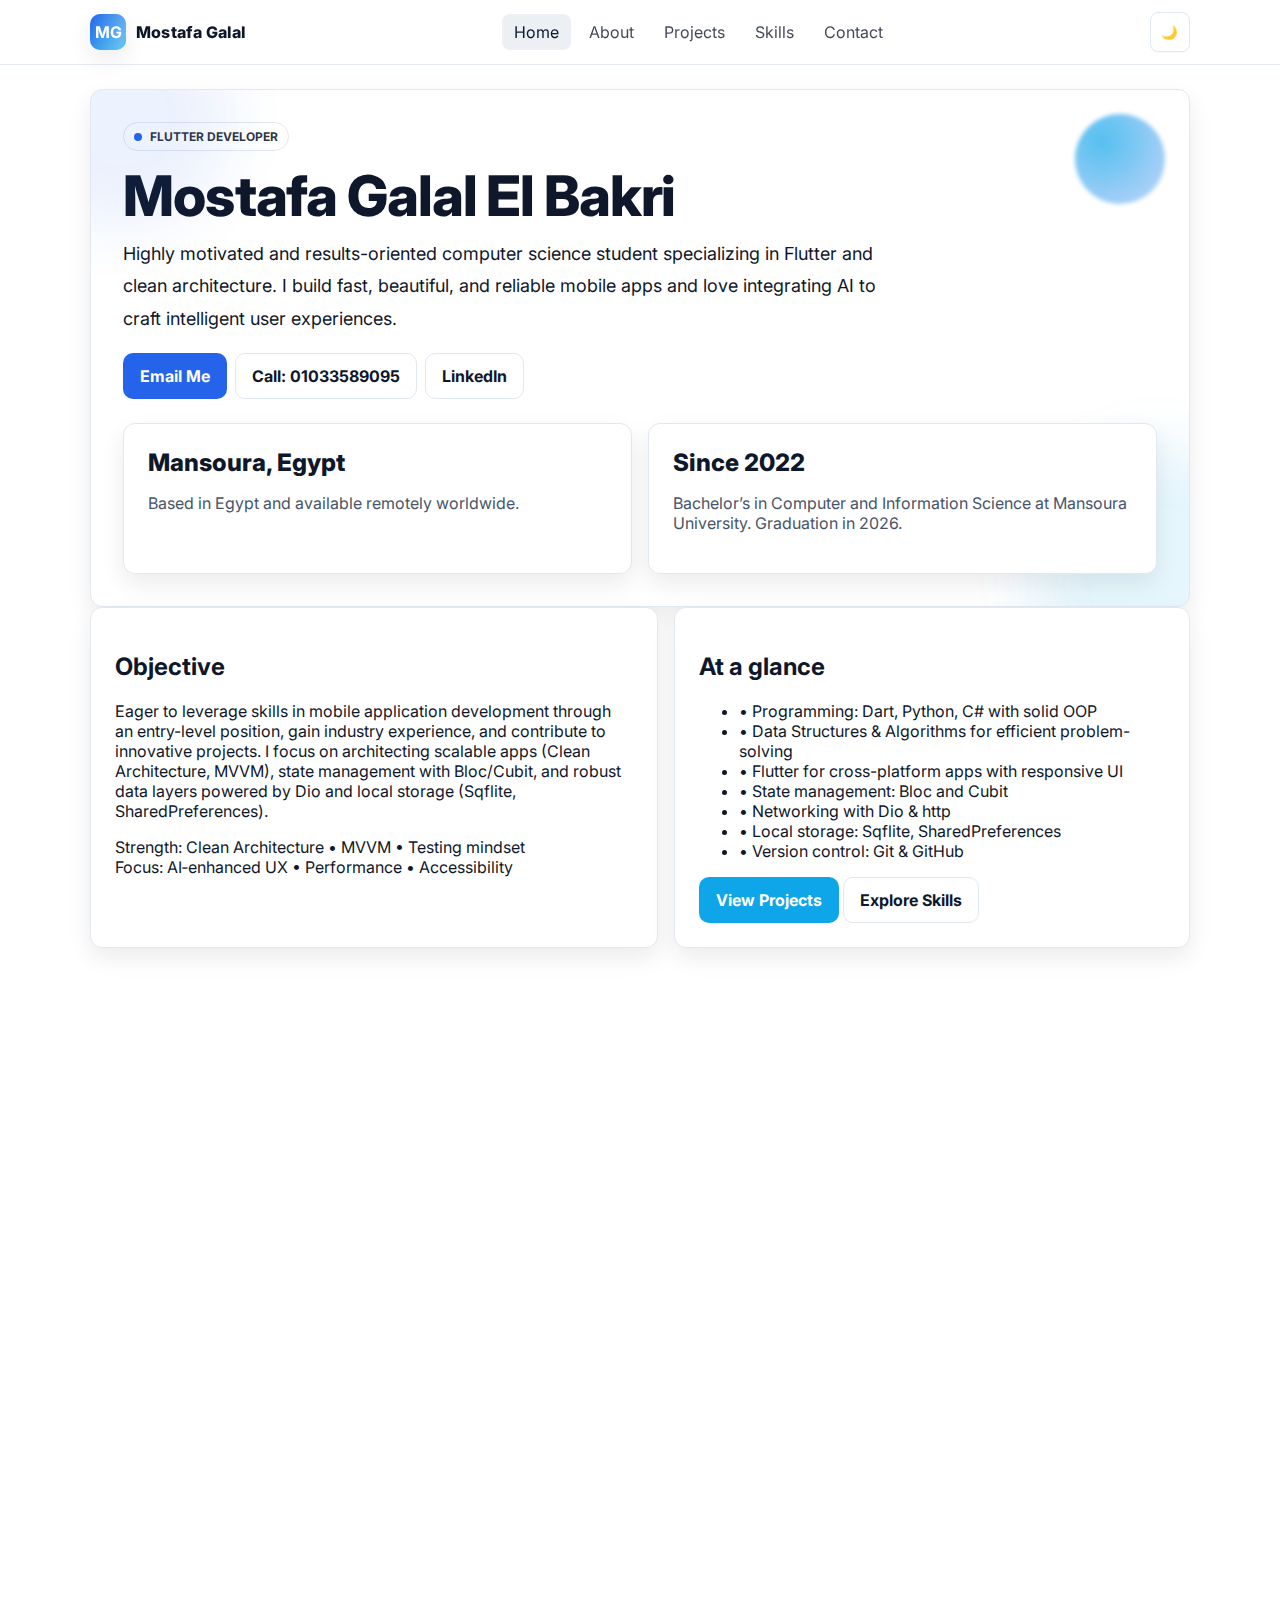
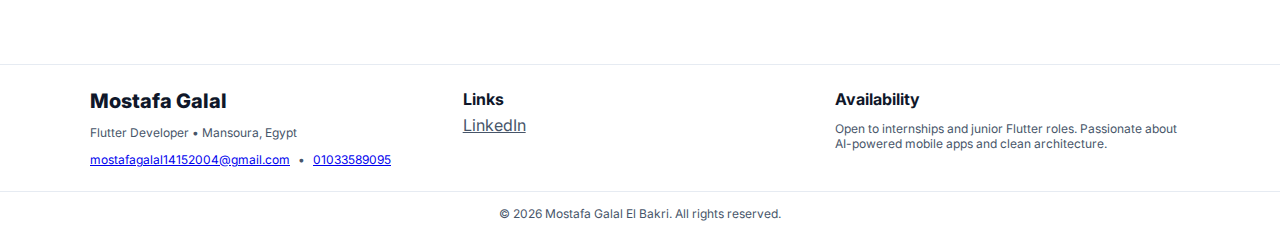
<file: index.html>
<!doctype html>
<html lang="en">
  <head>
    <meta charset="utf-8" />
    <meta name="viewport" content="width=device-width, initial-scale=1" />
    <title>Mostafa Galal • Flutter Developer</title>
    <meta name="description" content="Mostafa Galal El Bakri • Flutter Developer Portfolio" />
    <link rel="preconnect" href="https://fonts.googleapis.com" />
    <link rel="preconnect" href="https://fonts.gstatic.com" crossorigin />
    <link href="https://fonts.googleapis.com/css2?family=Inter:wght@400;600;700;800&display=swap" rel="stylesheet" />
    <link rel="stylesheet" href="home.css" />
  </head>
  <body>
    <a class="skip" href="#content">Skip to content</a>

    <header class="site-header">
      <div class="container header-row">
        <a class="brand" href="#">
          <span class="brand-mark" aria-hidden="true">MG</span>
          <span class="brand-text">Mostafa Galal</span>
        </a>
        <nav class="nav" aria-label="Main Navigation">
          <a href="#index" class="nav-link current">Home</a>
          <a href="#about" class="nav-link">About</a>
          <a href="#projects" class="nav-link">Projects</a>
          <a href="#skills" class="nav-link">Skills</a>
          <a href="#contact" class="nav-link">Contact</a>
        </nav>
        <button id="theme-toggle" class="icon-btn" aria-label="Toggle theme" title="Toggle theme"></button>
      </div>
    </header>

    <main id="content" class="container">
      <!-- Hero -->
      <section id="home" class="card hero" data-reveal>
        <div class="blob blob-a" aria-hidden="true"></div>
        <div class="blob blob-b" aria-hidden="true"></div>
        <span class="badge"><span class="dot" aria-hidden="true"></span> FLUTTER DEVELOPER</span>
        <h1 class="title">Mostafa Galal El Bakri</h1>
        <p class="lead">
          Highly motivated and results-oriented computer science student specializing in Flutter and clean architecture. I build fast, beautiful, and reliable mobile apps and love integrating AI to craft intelligent user experiences.
        </p>
        <div class="actions">
          <a class="btn primary" href="mailto:mostafagalal14152004@gmail.com">Email Me</a>
          <a class="btn outline" href="tel:+201033589095">Call: 01033589095</a>
          <a class="btn outline" target="_blank" rel="noreferrer" href="https://www.linkedin.com/in/mostafa-galal-17-n?utm_source=share&utm_campaign=share_via&utm_content=profile&utm_medium=android_app">LinkedIn</a>
        </div>
        <div class="hero-cards">
          <div class="mini card" data-reveal>
            <div class="mini-title">Mansoura, Egypt</div>
            <p class="muted">Based in Egypt and available remotely worldwide.</p>
          </div>
          <div class="mini card" data-reveal>
            <div class="mini-title">Since 2022</div>
            <p class="muted">Bachelor’s in Computer and Information Science at Mansoura University. Graduation in 2026.</p>
          </div>
        </div>
        <div class="spin" aria-hidden="true"></div>
      </section>

      <!-- Objective / At a glance -->
      <section id="about" class="grid two" aria-label="Objective and snapshot">
        <article class="card" data-reveal>
          <h2>Objective</h2>
          <p>
            Eager to leverage skills in mobile application development through an entry-level position, gain industry experience, and contribute to innovative projects. I focus on architecting scalable apps (Clean Architecture, MVVM), state management with Bloc/Cubit, and robust data layers powered by Dio and local storage (Sqflite, SharedPreferences).
          </p>
          <div class="pill-grid">
            <div class="pill">Strength: Clean Architecture • MVVM • Testing mindset</div>
            <div class="pill">Focus: AI‑enhanced UX • Performance • Accessibility</div>
          </div>
        </article>
        <article class="card" data-reveal>
          <h2>At a glance</h2>
          <ul class="list">
            <li>• Programming: Dart, Python, C# with solid OOP</li>
            <li>• Data Structures & Algorithms for efficient problem-solving</li>
            <li>• Flutter for cross-platform apps with responsive UI</li>
            <li>• State management: Bloc and Cubit</li>
            <li>• Networking with Dio & http</li>
            <li>• Local storage: Sqflite, SharedPreferences</li>
            <li>• Version control: Git & GitHub</li>
          </ul>
          <div class="cta-row">
            <a class="btn accent" href="#projects">View Projects</a>
            <a class="btn outline" href="#skills">Explore Skills</a>
          </div>
        </article>
      </section>

      <!-- Experience -->
      <section class="card" data-reveal>
        <h2>Experience</h2>
        <div class="timeline">
          <article class="tile">
            <div class="tile-bar bar-a"></div>
            <div class="muted small">01/02/2025 – 29/03/2025</div>
            <h3>Flutter Intern — Cellula Technologies</h3>
            <ul class="list">
              <li>• Completed a Flutter internship with strong performance.</li>
              <li>• Recognized for dedication and enthusiasm.</li>
              <li>• Contributed to UI prototyping, API integration, and testing.</li>
            </ul>
          </article>
          <article class="tile">
            <div class="tile-bar bar-b"></div>
            <div class="muted small">2022 — Present</div>
            <h3>Flutter Projects & Open Source</h3>
            <ul class="list">
              <li>• Building production-grade apps with clean architecture and MVVM.</li>
              <li>• Experimenting with AI integrations to enhance UX.</li>
              <li>• Sharing knowledge and collaborating with peers.</li>
            </ul>
          </article>
        </div>
      </section>

      <!-- Featured Projects -->
      <section id="projects" class="card" data-reveal>
        <div class="section-head">
          <h2>Featured Projects</h2>
          <a class="link" href="#projects">See all</a>
        </div>
        <div class="grid two">
          <article class="project" data-reveal>
            <h3>Weather App with AI Integration</h3>
            <p class="muted">Flutter weather app with ML predictions using Random Forest, Dio for APIs, and a clean architecture blending Python and Dart.</p>
            <div class="learn">Learn more →</div>
          </article>
          <article class="project" data-reveal>
            <h3>Meal Planner with AI Integration</h3>
            <p class="muted">Smart meal suggestions powered by Gemini AI, Cubit state management, and feature‑based clean architecture.</p>
            <div class="learn">Learn more →</div>
          </article>
        </div>
      </section>

      <!-- Core Skills -->
      <section id="skills" class="card" data-reveal>
        <div class="section-head">
          <h2>Core Skills</h2>
          <a class="link" href="#skills">Full skills</a>
        </div>
        <div class="grid three">
          <div class="skill" data-bar="90"><div class="row"><span>Flutter</span><span>90%</span></div><div class="bar"><i></i></div></div>
          <div class="skill" data-bar="85"><div class="row"><span>Bloc / Cubit</span><span>85%</span></div><div class="bar"><i></i></div></div>
          <div class="skill" data-bar="88"><div class="row"><span>Dio / APIs</span><span>88%</span></div><div class="bar"><i></i></div></div>
          <div class="skill" data-bar="92"><div class="row"><span>Clean Architecture</span><span>92%</span></div><div class="bar"><i></i></div></div>
          <div class="skill" data-bar="70"><div class="row"><span>Python (ML)</span><span>70%</span></div><div class="bar"><i></i></div></div>
          <div class="skill" data-bar="78"><div class="row"><span>SQL / Sqflite</span><span>78%</span></div><div class="bar"><i></i></div></div>
        </div>
      </section>

      <!-- Services -->
      <section class="card" data-reveal>
        <h2>What I can do for you</h2>
        <div class="grid three">
          <div class="service" data-reveal><h3>Flutter Apps</h3><p class="muted">Cross‑platform mobile apps with pixel‑perfect UI and smooth animations.</p></div>
          <div class="service" data-reveal><h3>AI Integrations</h3><p class="muted">Bring ML to mobile — recommendations, predictions, smart assistants.</p></div>
          <div class="service" data-reveal><h3>Clean Architecture</h3><p class="muted">Maintainable MVVM, testability, clear boundaries, performance.</p></div>
          <div class="service" data-reveal><h3>APIs & Data</h3><p class="muted">Dio/http integrations, caching, offline‑first with Sqflite.</p></div>
          <div class="service" data-reveal><h3>State Management</h3><p class="muted">Robust flows with Bloc/Cubit, feature modules, scalability.</p></div>
          <div class="service" data-reveal><h3>UX & Accessibility</h3><p class="muted">Responsive layouts, gestures, and delightful micro‑interactions.</p></div>
        </div>
      </section>

      <!-- Toolbelt marquee -->
      <section class="card marquee" data-reveal>
        <span class="label">Toolbelt:</span>
        <div class="track" aria-hidden="true">
          <div class="inner" id="marquee">
            Flutter Dart Bloc Cubit Dio Python ML Sqflite Firebase Clean‑Architecture MVVM Git GitHub Figma REST GraphQL UI/UX Accessibility •
          </div>
        </div>
      </section>

      <!-- Extra long insights for scroll -->
      <section class="grid two long">
        <article class="card" data-reveal>
          <h3>Insight #1</h3>
          <p class="muted">I care about performance, accessibility, and code quality. My work emphasizes modular architecture, thorough testing, and building experiences that feel alive through motion.</p>
        </article>
        <article class="card" data-reveal>
          <h3>Insight #2</h3>
          <p class="muted">I instrument animations, profile re‑rasterizations, and ensure consistent 60fps with an eye for battery life.</p>
        </article>
        <article class="card" data-reveal>
          <h3>Insight #3</h3>
          <p class="muted">Accessibility first: focus order, contrast checks, and touch target sizes are part of my routine.</p>
        </article>
        <article class="card" data-reveal>
          <h3>Insight #4</h3>
          <p class="muted">Code reviews emphasize readability, testability, and long‑term maintainability.</p>
        </article>
        <article class="card" data-reveal>
          <h3>Insight #5</h3>
          <p class="muted">I automate releases with CI and keep changelogs meaningful for stakeholders.</p>
        </article>
        <article class="card" data-reveal>
          <h3>Insight #6</h3>
          <p class="muted">Design collaboration happens in Figma with component libraries and tokens.</p>
        </article>
      </section>

      <!-- Contact CTA -->
      <section id="contact" class="card cta" data-reveal>
        <div class="cta-grid">
          <div class="cta-copy">
            <h2>Let’s build something amazing</h2>
            <p class="muted">"Whether in English or Arabic, I’m ready. I’m passionate about building fast, beautiful Flutter apps powered by AI. If you have a project idea or an internship/job opportunity, reach out to me now."</p>
            <div class="cta-actions">
              <a class="btn primary" href="mailto:mostafagalal14152004@gmail.com">Contact</a>
              <a class="btn outline" target="_blank" rel="noreferrer" href="https://www.linkedin.com/in/mostafa-galal-17-n?utm_source=share&utm_campaign=share_via&utm_content=profile&utm_medium=android_app">LinkedIn Profile</a>
            </div>
          </div>
          <div class="cta-art">
            <div class="blob blob-c"></div>
            <div class="float"></div>
          </div>
        </div>
      </section>
    </main>

    <footer class="site-footer">
      <div class="container foot">
        <div>
          <div class="foot-title">Mostafa Galal</div>
          <p class="muted small">Flutter Developer • Mansoura, Egypt</p>
          <div class="muted small links">
            <a href="mailto:mostafagalal14152004@gmail.com">mostafagalal14152004@gmail.com</a>
            <span>•</span>
            <a href="tel:+201033589095">01033589095</a>
          </div>
        </div>
        <div>
          <div class="foot-sub">Links</div>
          <a class="muted" target="_blank" rel="noreferrer" href="https://www.linkedin.com/in/mostafa-galal-17-n?utm_source=share&utm_campaign=share_via&utm_content=profile&utm_medium=android_app">LinkedIn</a>
        </div>
        <div>
          <div class="foot-sub">Availability</div>
          <p class="muted small">Open to internships and junior Flutter roles. Passionate about AI-powered mobile apps and clean architecture.</p>
        </div>
      </div>
      <div class="copy muted small">© <span id="year"></span> Mostafa Galal El Bakri. All rights reserved.</div>
    </footer>

    <script src="home.js" defer></script>
  </body>
</html>
</file>
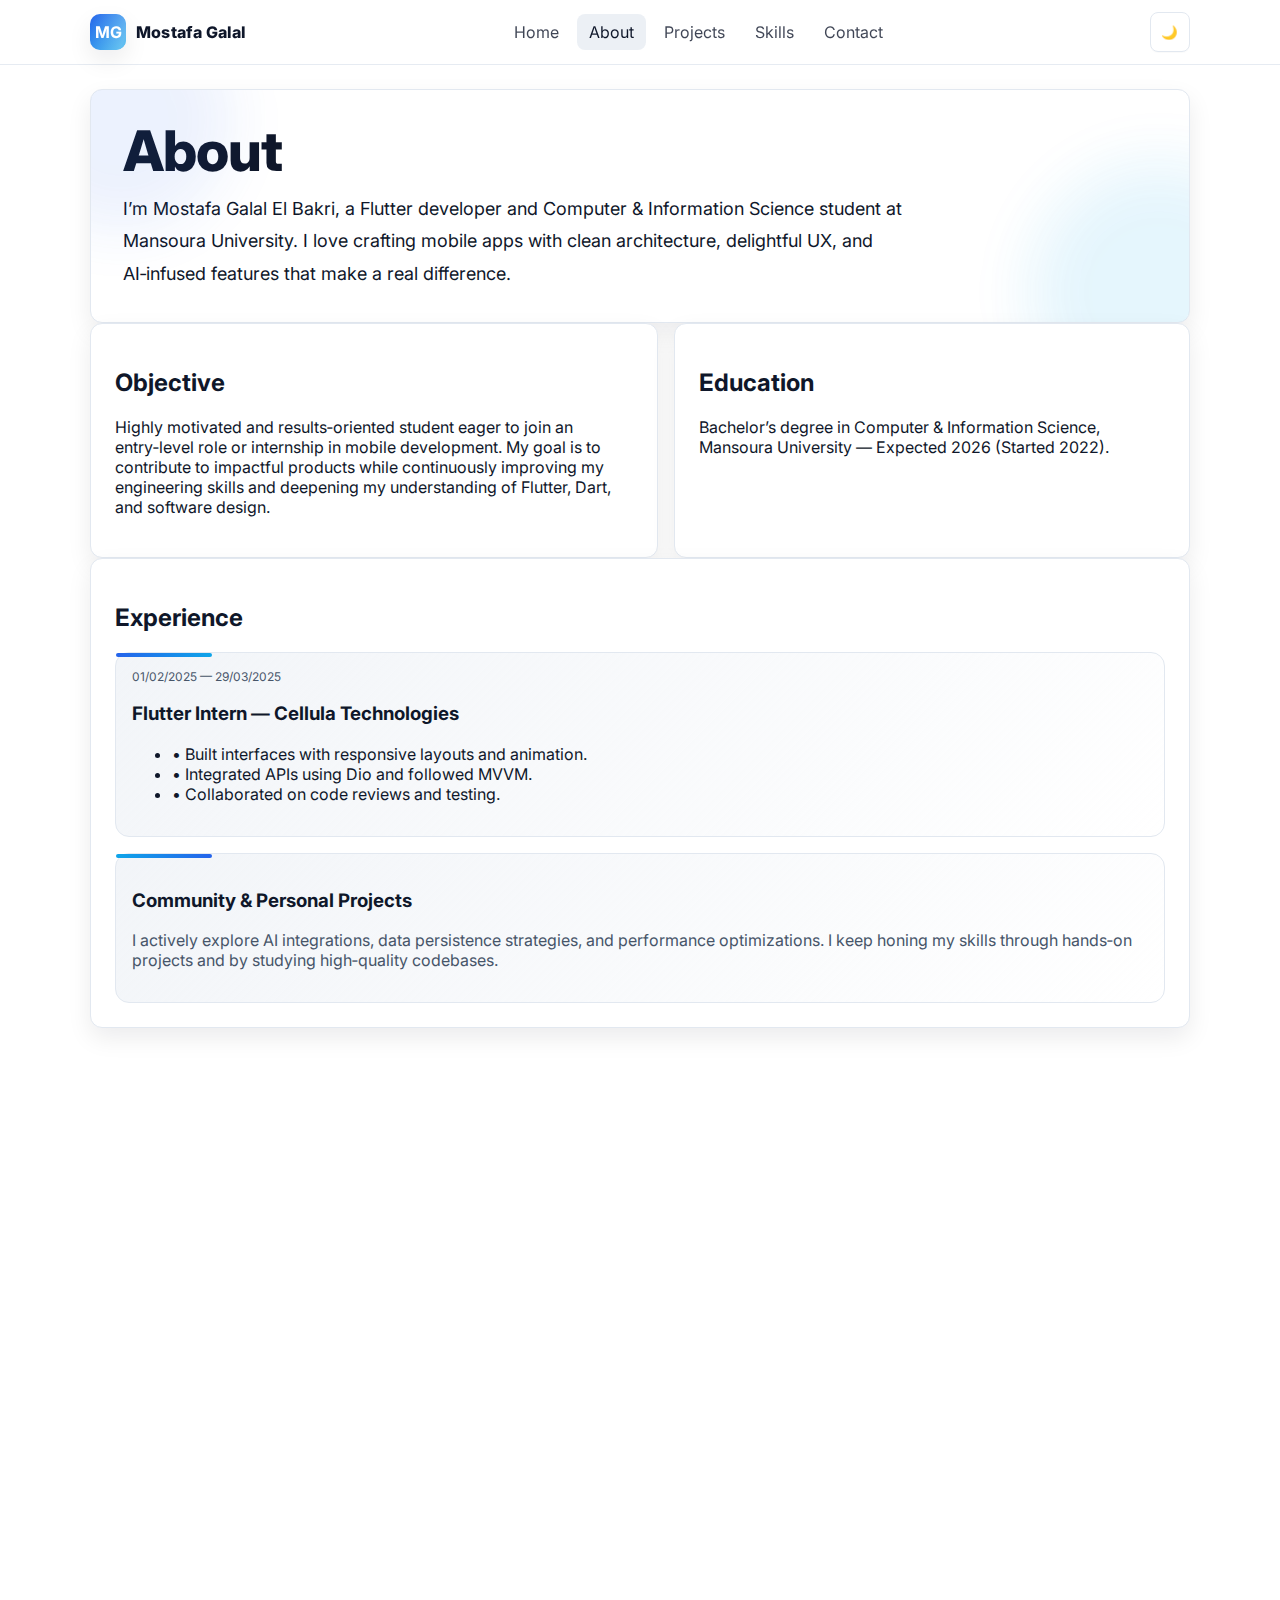
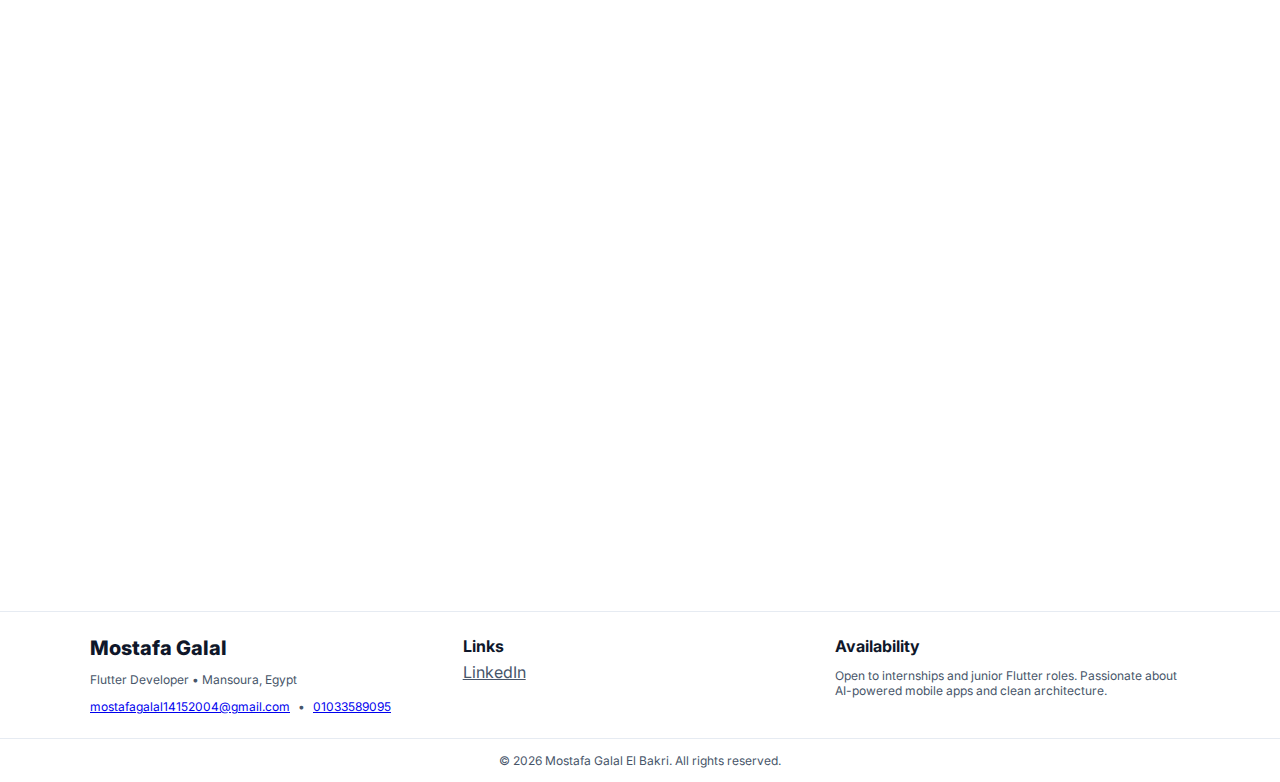
<file: about.html>
<!doctype html>
<html lang="en">
  <head>
    <meta charset="utf-8" />
    <meta name="viewport" content="width=device-width, initial-scale=1" />
    <title>About • Mostafa Galal</title>
    <meta name="description" content="About Mostafa Galal El Bakri — Flutter Developer" />
    <link rel="preconnect" href="https://fonts.googleapis.com" />
    <link rel="preconnect" href="https://fonts.gstatic.com" crossorigin />
    <link href="https://fonts.googleapis.com/css2?family=Inter:wght@400;600;700;800&display=swap" rel="stylesheet" />
    <link rel="stylesheet" href="about.css" />
  </head>
  <body>
    <a class="skip" href="#content">Skip to content</a>

    <header class="site-header">
      <div class="container header-row">
        <a class="brand" href="index.html">
          <span class="brand-mark" aria-hidden="true">MG</span>
          <span class="brand-text">Mostafa Galal</span>
        </a>
        <nav class="nav" aria-label="Main Navigation">
          <a href="index.html" class="nav-link">Home</a>
          <a href="about.html" class="nav-link current">About</a>
          <a href="home.html#projects" class="nav-link">Projects</a>
          <a href="home.html#skills" class="nav-link">Skills</a>
          <a href="home.html#contact" class="nav-link">Contact</a>
        </nav>
        <button id="theme-toggle" class="icon-btn" aria-label="Toggle theme" title="Toggle theme"></button>
      </div>
    </header>

    <main id="content" class="container">
      <!-- Hero / Intro -->
      <section class="card hero" data-reveal>
        <div class="blob blob-a" aria-hidden="true"></div>
        <div class="blob blob-b" aria-hidden="true"></div>
        <h1 class="title">About</h1>
        <p class="lead">
          I’m Mostafa Galal El Bakri, a Flutter developer and Computer & Information Science student at Mansoura University. I love crafting mobile apps with clean architecture, delightful UX, and AI‑infused features that make a real difference.
        </p>
      </section>

      <!-- Objective + Education -->
      <section class="grid two">
        <article class="card" data-reveal>
          <h2>Objective</h2>
          <p>
            Highly motivated and results‑oriented student eager to join an entry‑level role or internship in mobile development. My goal is to contribute to impactful products while continuously improving my engineering skills and deepening my understanding of Flutter, Dart, and software design.
          </p>
        </article>
        <article class="card" data-reveal>
          <h2>Education</h2>
          <p>
            Bachelor’s degree in Computer & Information Science, Mansoura University — Expected 2026 (Started 2022).
          </p>
        </article>
      </section>

      <!-- Experience -->
      <section class="card" data-reveal>
        <h2>Experience</h2>
        <div class="timeline">
          <article class="tile">
            <div class="tile-bar bar-a"></div>
            <div class="muted small">01/02/2025 — 29/03/2025</div>
            <h3>Flutter Intern — Cellula Technologies</h3>
            <ul class="list">
              <li>• Built interfaces with responsive layouts and animation.</li>
              <li>• Integrated APIs using Dio and followed MVVM.</li>
              <li>• Collaborated on code reviews and testing.</li>
            </ul>
          </article>
          <article class="tile">
            <div class="tile-bar bar-b"></div>
            <h3>Community & Personal Projects</h3>
            <p class="muted">
              I actively explore AI integrations, data persistence strategies, and performance optimizations. I keep honing my skills through hands‑on projects and by studying high‑quality codebases.
            </p>
          </article>
        </div>
      </section>

      <!-- Skills snapshot -->
      <section class="card" data-reveal>
        <h2>Skills Snapshot</h2>
        <div class="grid three">
          <div class="bucket" data-reveal>
            <h3>Programming & CS</h3>
            <ul class="list">
              <li>• Dart, Python, C# with strong OOP</li>
              <li>• Algorithms, Data Structures</li>
              <li>• Problem solving and debugging</li>
            </ul>
          </div>
          <div class="bucket" data-reveal>
            <h3>Flutter & Architecture</h3>
            <ul class="list">
              <li>• Flutter cross‑platform UI</li>
              <li>• Clean Architecture & MVVM</li>
              <li>• State management: Bloc, Cubit</li>
            </ul>
          </div>
          <div class="bucket" data-reveal>
            <h3>Data & APIs</h3>
            <ul class="list">
              <li>• Networking with http & Dio</li>
              <li>• Local DB: Sqflite, SharedPreferences</li>
              <li>• Authentication & caching patterns</li>
            </ul>
          </div>
        </div>
      </section>

      <!-- More about -->
      <section class="card gradient" data-reveal>
        <h2>A bit more</h2>
        <div class="grid two">
          <p class="muted">
            أحب بناء واجهات مستخدم سلسة وغنية بالحركة. أؤمن أن التفاصيل الصغيرة تصنع الفرق الكبير، لذلك أهتم بالأداء، الاستجابة، وتجربة المستخدم. أستمتع أيضًا بدمج الذكاء الاصطناعي لإضافة قيمة حقيقية للتطبيقات.
          </p>
          <p class="muted">
            خارج البرمجة، أتابع أحدث اتجاهات التقنية وأحل تحديات خوارزمية بشكل دوري للحفاظ على التفكير التحليلي، وأسعى دائمًا للتعلم المستمر وتطوير الذات.
          </p>
        </div>
      </section>

      <!-- Long scroll filler to satisfy requirement -->
      <section class="grid two long">
        <article class="card" data-reveal>
          <h3>Value #1</h3>
          <p class="muted">Clarity beats cleverness. Readable code scales teams and products.</p>
        </article>
        <article class="card" data-reveal>
          <h3>Value #2</h3>
          <p class="muted">Instrumentation and monitoring are part of the product, not an afterthought.</p>
        </article>
        <article class="card" data-reveal>
          <h3>Value #3</h3>
          <p class="muted">Design systems, tokens, and accessibility lead to consistent experiences.</p>
        </article>
        <article class="card" data-reveal>
          <h3>Value #4</h3>
          <p class="muted">I iterate quickly with user feedback while protecting code quality.</p>
        </article>
      </section>

      <!-- CTA -->
      <section class="card cta" data-reveal>
        <div class="cta-grid">
          <div>
            <h2>Let’s collaborate</h2>
            <p class="muted">Want a reliable, animated Flutter app with clean architecture? I’m open to internships and junior roles — remote‑friendly.</p>
            <div class="cta-actions">
              <a class="btn primary" href="mailto:mostafagalal14152004@gmail.com">Contact</a>
              <a class="btn outline" target="_blank" rel="noreferrer" href="https://www.linkedin.com/in/mostafa-galal-17-n?utm_source=share&utm_campaign=share_via&utm_content=profile&utm_medium=android_app">LinkedIn</a>
            </div>
          </div>
          <div class="cta-art">
            <div class="blob blob-c"></div>
            <div class="float"></div>
          </div>
        </div>
      </section>
    </main>

    <footer class="site-footer">
      <div class="container foot">
        <div>
          <div class="foot-title">Mostafa Galal</div>
          <p class="muted small">Flutter Developer • Mansoura, Egypt</p>
          <div class="muted small links">
            <a href="mailto:mostafagalal14152004@gmail.com">mostafagalal14152004@gmail.com</a>
            <span>•</span>
            <a href="tel:+201033589095">01033589095</a>
          </div>
        </div>
        <div>
          <div class="foot-sub">Links</div>
          <a class="muted" target="_blank" rel="noreferrer" href="https://www.linkedin.com/in/mostafa-galal-17-n?utm_source=share&utm_campaign=share_via&utm_content=profile&utm_medium=android_app">LinkedIn</a>
        </div>
        <div>
          <div class="foot-sub">Availability</div>
          <p class="muted small">Open to internships and junior Flutter roles. Passionate about AI-powered mobile apps and clean architecture.</p>
        </div>
      </div>
      <div class="copy muted small">© <span id="year"></span> Mostafa Galal El Bakri. All rights reserved.</div>
    </footer>

    <script src="about.js" defer></script>
  </body>
</html>
</file>
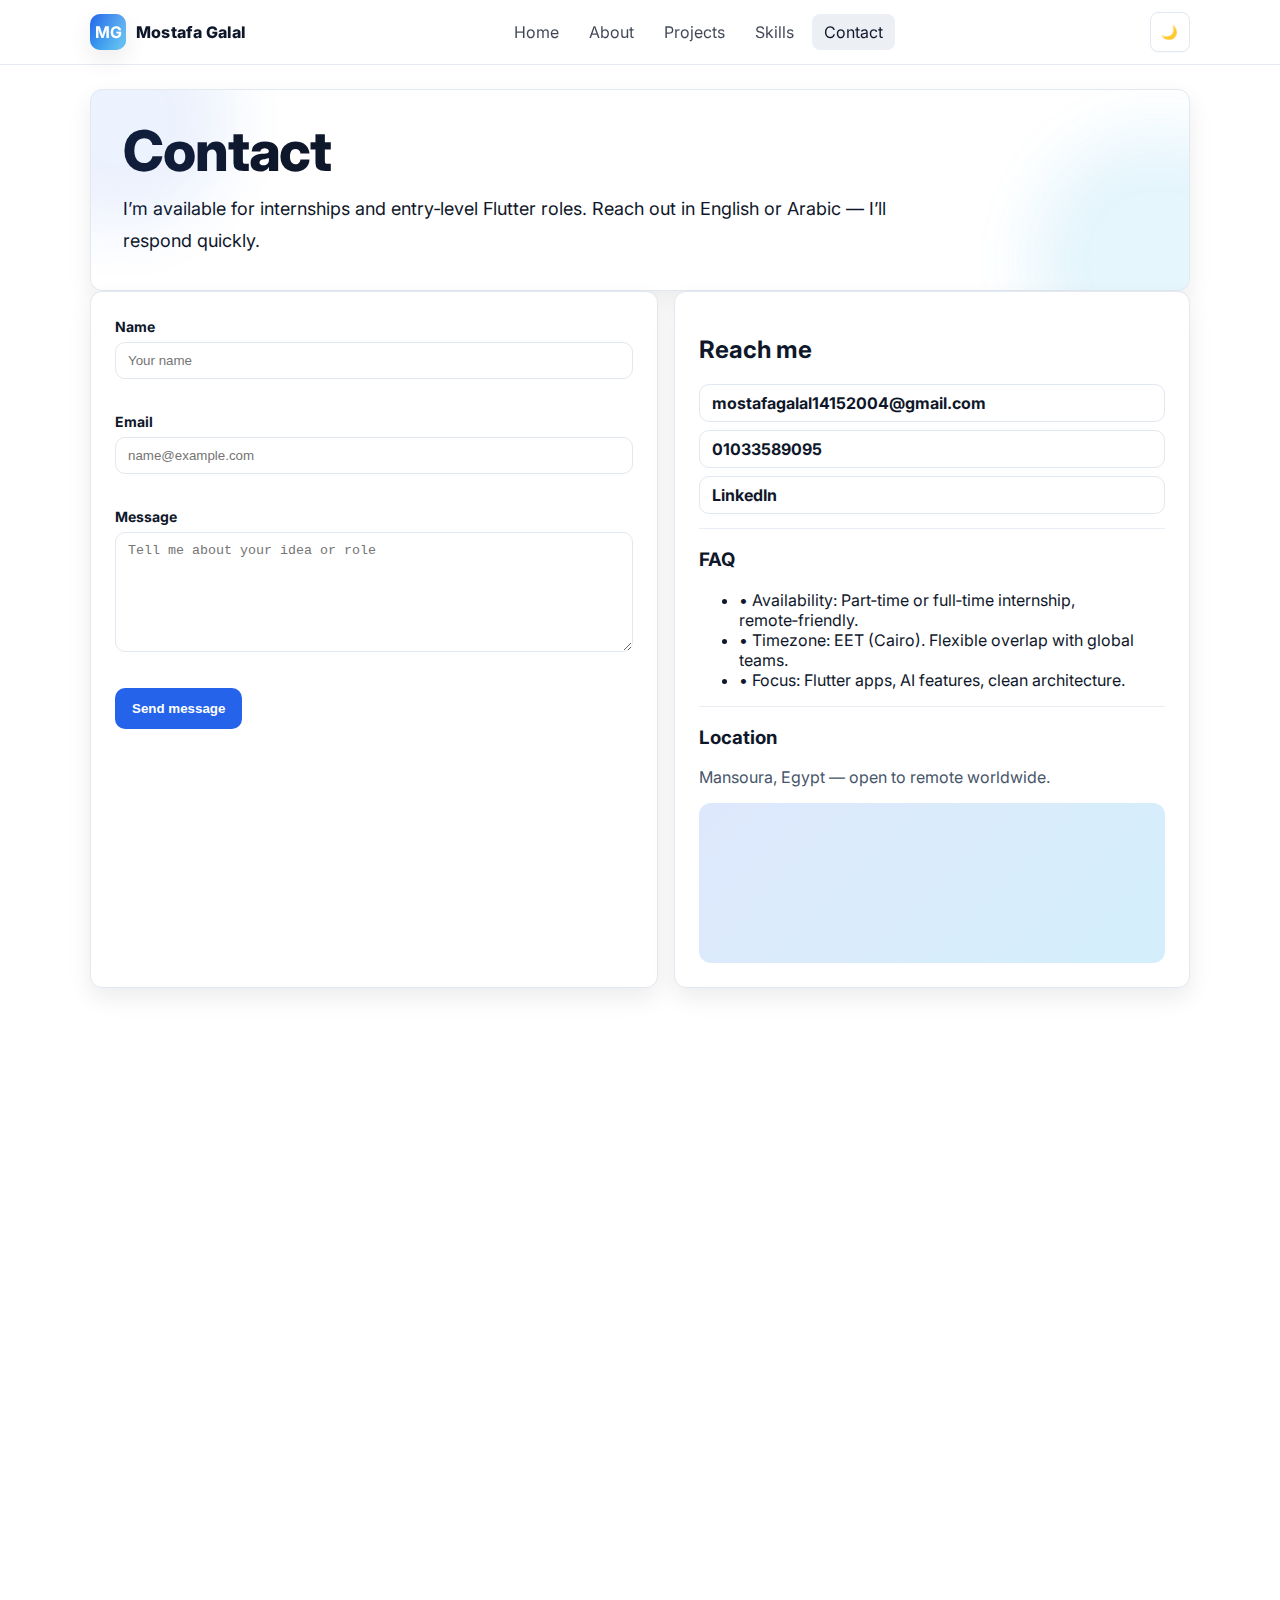
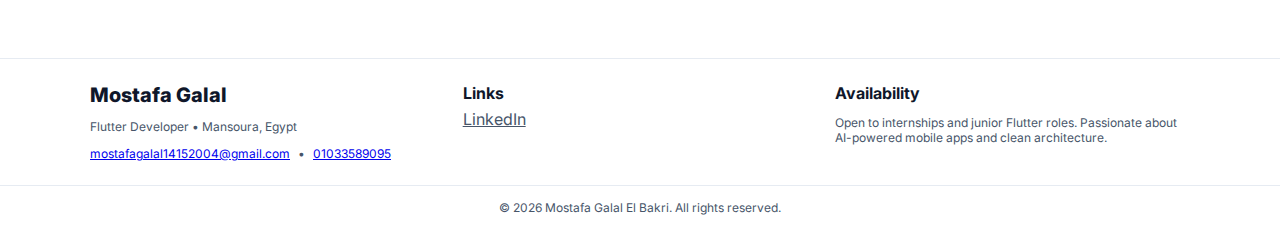
<file: contact.html>
<!doctype html>
<html lang="en">
  <head>
    <meta charset="utf-8" />
    <meta name="viewport" content="width=device-width, initial-scale=1" />
    <title>Contact • Mostafa Galal</title>
    <meta name="description" content="Contact Mostafa Galal El Bakri — Flutter Developer" />
    <link rel="preconnect" href="https://fonts.googleapis.com" />
    <link rel="preconnect" href="https://fonts.gstatic.com" crossorigin />
    <link href="https://fonts.googleapis.com/css2?family=Inter:wght@400;600;700;800&display=swap" rel="stylesheet" />
    <link rel="stylesheet" href="contact.css" />
  </head>
  <body>
    <a class="skip" href="#content">Skip to content</a>

    <header class="site-header">
      <div class="container header-row">
        <a class="brand" href="home.html">
          <span class="brand-mark" aria-hidden="true">MG</span>
          <span class="brand-text">Mostafa Galal</span>
        </a>
        <nav class="nav" aria-label="Main Navigation">
          <a href="home.html" class="nav-link">Home</a>
          <a href="about.html" class="nav-link">About</a>
          <a href="poproject.html" class="nav-link">Projects</a>
          <a href="skills.html" class="nav-link">Skills</a>
          <a href="contact.html" class="nav-link current">Contact</a>
        </nav>
        <button id="theme-toggle" class="icon-btn" aria-label="Toggle theme" title="Toggle theme"></button>
      </div>
    </header>

    <main id="content" class="container">
      <section class="card hero" data-reveal>
        <div class="blob blob-a" aria-hidden="true"></div>
        <div class="blob blob-b" aria-hidden="true"></div>
        <h1 class="title">Contact</h1>
        <p class="lead">I’m available for internships and entry‑level Flutter roles. Reach out in English or Arabic — I’ll respond quickly.</p>
      </section>

      <section class="grid two">
        <!-- Form -->
        <form id="contact-form" class="card form" novalidate data-reveal>
          <div class="field">
            <label class="label" for="name">Name</label>
            <input id="name" name="name" class="input" placeholder="Your name" />
            <span class="error" id="err-name" role="alert"></span>
          </div>
          <div class="field">
            <label class="label" for="email">Email</label>
            <input id="email" name="email" type="email" class="input" placeholder="name@example.com" />
            <span class="error" id="err-email" role="alert"></span>
          </div>
          <div class="field">
            <label class="label" for="message">Message</label>
            <textarea id="message" name="message" class="textarea" placeholder="Tell me about your idea or role"></textarea>
            <span class="error" id="err-message" role="alert"></span>
          </div>
          <button class="btn primary" id="submit-btn" type="submit">Send message</button>
          <p class="muted small" id="form-status" aria-live="polite"></p>
        </form>

        <!-- Sidebar -->
        <aside class="card side" data-reveal>
          <h2>Reach me</h2>
          <div class="reach">
            <a class="reach-item" href="mailto:mostafagalal14152004@gmail.com">mostafagalal14152004@gmail.com</a>
            <a class="reach-item" href="tel:+201033589095">01033589095</a>
            <a class="reach-item" target="_blank" rel="noreferrer" href="https://www.linkedin.com/in/mostafa-galal-17-n?utm_source=share&utm_campaign=share_via&utm_content=profile&utm_medium=android_app">LinkedIn</a>
          </div>
          <div class="divider"></div>
          <h3>FAQ</h3>
          <ul class="list">
            <li>• Availability: Part‑time or full‑time internship, remote‑friendly.</li>
            <li>• Timezone: EET (Cairo). Flexible overlap with global teams.</li>
            <li>• Focus: Flutter apps, AI features, clean architecture.</li>
          </ul>
          <div class="divider"></div>
          <h3>Location</h3>
          <p class="muted">Mansoura, Egypt — open to remote worldwide.</p>
          <div class="map" aria-hidden="true"></div>
        </aside>
      </section>

      <!-- Long sections for scroll -->
      <section class="grid two long">
        <article class="card" data-reveal>
          <h3>Communication</h3>
          <p class="muted">Clear requirements, quick feedback loops, and transparent progress updates are my priorities.</p>
        </article>
        <article class="card" data-reveal>
          <h3>Process</h3>
          <p class="muted">From discovery to delivery: architecture, milestones, QA, and release plans are documented.</p>
        </article>
        <article class="card" data-reveal>
          <h3>Quality</h3>
          <p class="muted">Testing (unit/widget/integration), accessibility checks, and performance budgets included.</p>
        </article>
        <article class="card" data-reveal>
          <h3>Stack</h3>
          <p class="muted">Flutter • Bloc/Cubit • Dio • Sqflite • Firebase • Clean Architecture • MVVM • Python (ML)</p>
        </article>
      </section>

      <!-- CTA -->
      <section class="card cta" data-reveal>
        <div class="cta-grid">
          <div>
            <h2>Let’s build something amazing</h2>
            <p class="muted">Share your idea and we’ll shape a plan with timelines and a scalable architecture.</p>
            <div class="cta-actions">
              <a class="btn primary" href="mailto:mostafagalal14152004@gmail.com">Email</a>
              <a class="btn outline" href="home.html">Back to Home</a>
            </div>
          </div>
          <div class="cta-art"><div class="blob blob-c"></div><div class="float"></div></div>
        </div>
      </section>
    </main>

    <footer class="site-footer">
      <div class="container foot">
        <div>
          <div class="foot-title">Mostafa Galal</div>
          <p class="muted small">Flutter Developer • Mansoura, Egypt</p>
          <div class="muted small links">
            <a href="mailto:mostafagalal14152004@gmail.com">mostafagalal14152004@gmail.com</a>
            <span>•</span>
            <a href="tel:+201033589095">01033589095</a>
          </div>
        </div>
        <div>
          <div class="foot-sub">Links</div>
          <a class="muted" target="_blank" rel="noreferrer" href="https://www.linkedin.com/in/mostafa-galal-17-n?utm_source=share&utm_campaign=share_via&utm_content=profile&utm_medium=android_app">LinkedIn</a>
        </div>
        <div>
          <div class="foot-sub">Availability</div>
          <p class="muted small">Open to internships and junior Flutter roles. Passionate about AI-powered mobile apps and clean architecture.</p>
        </div>
      </div>
      <div class="copy muted small">© <span id="year"></span> Mostafa Galal El Bakri. All rights reserved.</div>
    </footer>

    <script src="contact.js" defer></script>
  </body>
</html>
</file>
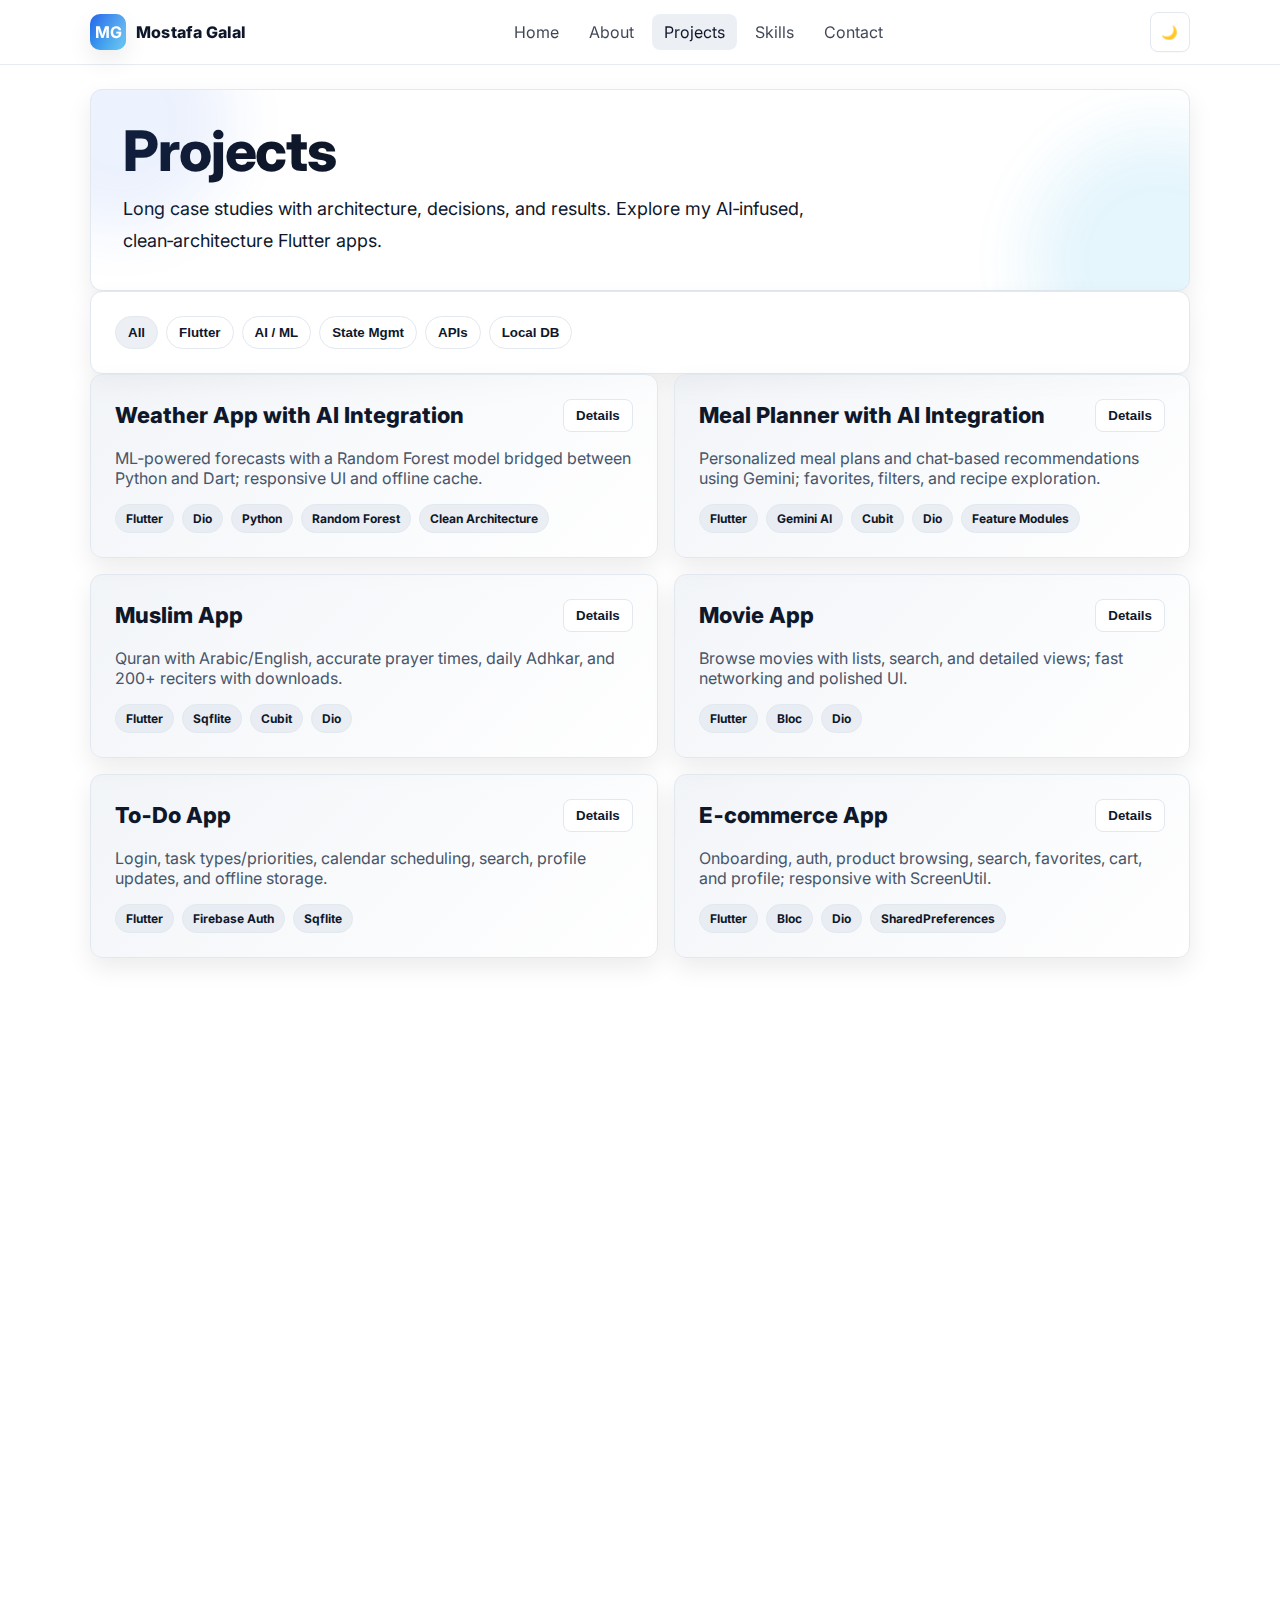
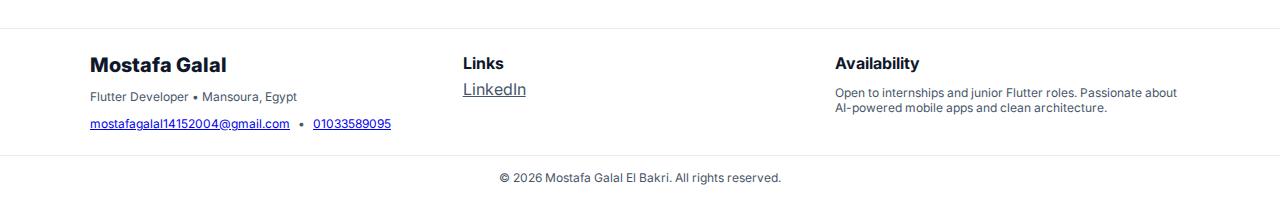
<file: poproject.html>
<!doctype html>
<html lang="en">
  <head>
    <meta charset="utf-8" />
    <meta name="viewport" content="width=device-width, initial-scale=1" />
    <title>Projects • Mostafa Galal</title>
    <meta name="description" content="Projects by Mostafa Galal El Bakri — Flutter Developer" />
    <link rel="preconnect" href="https://fonts.googleapis.com" />
    <link rel="preconnect" href="https://fonts.gstatic.com" crossorigin />
    <link href="https://fonts.googleapis.com/css2?family=Inter:wght@400;600;700;800&display=swap" rel="stylesheet" />
    <link rel="stylesheet" href="poproject.css" />
  </head>
  <body>
    <a class="skip" href="#content">Skip to content</a>

    <header class="site-header">
      <div class="container header-row">
        <a class="brand" href="home.html">
          <span class="brand-mark" aria-hidden="true">MG</span>
          <span class="brand-text">Mostafa Galal</span>
        </a>
        <nav class="nav" aria-label="Main Navigation">
          <a href="home.html" class="nav-link">Home</a>
          <a href="about.html" class="nav-link">About</a>
          <a href="poproject.html" class="nav-link current">Projects</a>
          <a href="home.html#skills" class="nav-link">Skills</a>
          <a href="home.html#contact" class="nav-link">Contact</a>
        </nav>
        <button id="theme-toggle" class="icon-btn" aria-label="Toggle theme" title="Toggle theme"></button>
      </div>
    </header>

    <main id="content" class="container">
      <section class="card hero" data-reveal>
        <div class="blob blob-a" aria-hidden="true"></div>
        <div class="blob blob-b" aria-hidden="true"></div>
        <h1 class="title">Projects</h1>
        <p class="lead">Long case studies with architecture, decisions, and results. Explore my AI‑infused, clean‑architecture Flutter apps.</p>
      </section>

      <!-- Filters / tags (visual only) -->
      <section class="card filters" data-reveal aria-label="Filters">
        <button class="chip active" data-chip>All</button>
        <button class="chip" data-chip>Flutter</button>
        <button class="chip" data-chip>AI / ML</button>
        <button class="chip" data-chip>State Mgmt</button>
        <button class="chip" data-chip>APIs</button>
        <button class="chip" data-chip>Local DB</button>
      </section>

      <!-- Project list -->
      <section class="grid two project-list">
        <!-- Weather AI -->
        <article class="project card" data-reveal data-tags="Flutter,AI / ML,APIs">
          <div class="project-head">
            <h2 class="project-title">Weather App with AI Integration</h2>
            <button class="toggle" aria-expanded="false" aria-controls="p1">Details</button>
          </div>
          <p class="muted">ML‑powered forecasts with a Random Forest model bridged between Python and Dart; responsive UI and offline cache.</p>
          <div class="tech">
            <span>Flutter</span><span>Dio</span><span>Python</span><span>Random Forest</span><span>Clean Architecture</span>
          </div>
          <div id="p1" class="more">
            <ul class="list">
              <li>• Modular features with MVVM and repository pattern.</li>
              <li>• Dio networking, retries, caching, and graceful errors.</li>
              <li>• Animated charts, geolocation, and theming.</li>
            </ul>
          </div>
        </article>

        <!-- Meal Planner AI -->
        <article class="project card" data-reveal data-tags="Flutter,AI / ML,State Mgmt,APIs">
          <div class="project-head">
            <h2 class="project-title">Meal Planner with AI Integration</h2>
            <button class="toggle" aria-expanded="false" aria-controls="p2">Details</button>
          </div>
          <p class="muted">Personalized meal plans and chat‑based recommendations using Gemini; favorites, filters, and recipe exploration.</p>
          <div class="tech">
            <span>Flutter</span><span>Gemini AI</span><span>Cubit</span><span>Dio</span><span>Feature Modules</span>
          </div>
          <div id="p2" class="more">
            <ul class="list">
              <li>• Lightweight Cubit state with clear events and states.</li>
              <li>• Offline recipes and preferences via SharedPreferences.</li>
              <li>• Modular screens and testable repositories.</li>
            </ul>
          </div>
        </article>

        <!-- Muslim App -->
        <article class="project card" data-reveal data-tags="Flutter,Local DB,APIs,State Mgmt">
          <div class="project-head">
            <h2 class="project-title">Muslim App</h2>
            <button class="toggle" aria-expanded="false" aria-controls="p3">Details</button>
          </div>
          <p class="muted">Quran with Arabic/English, accurate prayer times, daily Adhkar, and 200+ reciters with downloads.</p>
          <div class="tech">
            <span>Flutter</span><span>Sqflite</span><span>Cubit</span><span>Dio</span>
          </div>
          <div id="p3" class="more">
            <ul class="list">
              <li>• Background audio and downloadable recitations.</li>
              <li>• Local database for speed and offline usage.</li>
              <li>• Accessible UI with large fonts and dark mode.</li>
            </ul>
          </div>
        </article>

        <!-- Movie App -->
        <article class="project card" data-reveal data-tags="Flutter,APIs,State Mgmt">
          <div class="project-head">
            <h2 class="project-title">Movie App</h2>
            <button class="toggle" aria-expanded="false" aria-controls="p4">Details</button>
          </div>
          <p class="muted">Browse movies with lists, search, and detailed views; fast networking and polished UI.</p>
          <div class="tech">
            <span>Flutter</span><span>Bloc</span><span>Dio</span>
          </div>
          <div id="p4" class="more">
            <ul class="list">
              <li>• Predictable Bloc state with caching.</li>
              <li>• Skeletons, shimmer, and micro‑interactions.</li>
              <li>• Robust error boundaries and retries.</li>
            </ul>
          </div>
        </article>

        <!-- To‑Do App -->
        <article class="project card" data-reveal data-tags="Flutter,Local DB,APIs,State Mgmt">
          <div class="project-head">
            <h2 class="project-title">To‑Do App</h2>
            <button class="toggle" aria-expanded="false" aria-controls="p5">Details</button>
          </div>
          <p class="muted">Login, task types/priorities, calendar scheduling, search, profile updates, and offline storage.</p>
          <div class="tech">
            <span>Flutter</span><span>Firebase Auth</span><span>Sqflite</span>
          </div>
          <div id="p5" class="more">
            <ul class="list">
              <li>• Onboarding and custom navigation.</li>
              <li>• Hybrid persistence with Firebase + cache.</li>
              <li>• Form validation and accessible UI.</li>
            </ul>
          </div>
        </article>

        <!-- E‑commerce -->
        <article class="project card" data-reveal data-tags="Flutter,APIs,State Mgmt">
          <div class="project-head">
            <h2 class="project-title">E‑commerce App</h2>
            <button class="toggle" aria-expanded="false" aria-controls="p6">Details</button>
          </div>
          <p class="muted">Onboarding, auth, product browsing, search, favorites, cart, and profile; responsive with ScreenUtil.</p>
          <div class="tech">
            <span>Flutter</span><span>Bloc</span><span>Dio</span><span>SharedPreferences</span>
          </div>
          <div id="p6" class="more">
            <ul class="list">
              <li>• Scalable modules and clean architecture.</li>
              <li>• Optimistic UI and efficient lists.</li>
              <li>• Secure user data storage and caching.</li>
            </ul>
          </div>
        </article>
      </section>

      <!-- Extra long scroll content -->
      <section class="grid two long">
        <article class="card note" data-reveal>
          <h3>Engineering Note</h3>
          <p class="muted">Performance profiling, code‑splitting, and animation budgets keep apps smooth and battery‑friendly.</p>
        </article>
        <article class="card note" data-reveal>
          <h3>Testing</h3>
          <p class="muted">Unit, widget, and integration tests protect core flows and speed up confident iteration.</p>
        </article>
        <article class="card note" data-reveal>
          <h3>Architecture</h3>
          <p class="muted">MVVM, repositories, and clear boundaries maximize maintainability and scalability.</p>
        </article>
        <article class="card note" data-reveal>
          <h3>AI</h3>
          <p class="muted">From recommendations to forecasting, I integrate ML where it adds measurable value.</p>
        </article>
      </section>

      <section class="card cta" data-reveal>
        <div class="cta-grid">
          <div>
            <h2>Have a project in mind?</h2>
            <p class="muted">Let’s discuss your idea and pick the right architecture, state management, and data layer.</p>
            <div class="cta-actions">
              <a class="btn primary" href="mailto:mostafagalal14152004@gmail.com">Contact</a>
              <a class="btn outline" href="home.html">Back to Home</a>
            </div>
          </div>
          <div class="cta-art"><div class="blob blob-c"></div><div class="float"></div></div>
        </div>
      </section>
    </main>

    <footer class="site-footer">
      <div class="container foot">
        <div>
          <div class="foot-title">Mostafa Galal</div>
          <p class="muted small">Flutter Developer • Mansoura, Egypt</p>
          <div class="muted small links">
            <a href="mailto:mostafagalal14152004@gmail.com">mostafagalal14152004@gmail.com</a>
            <span>•</span>
            <a href="tel:+201033589095">01033589095</a>
          </div>
        </div>
        <div>
          <div class="foot-sub">Links</div>
          <a class="muted" target="_blank" rel="noreferrer" href="https://www.linkedin.com/in/mostafa-galal-17-n?utm_source=share&utm_campaign=share_via&utm_content=profile&utm_medium=android_app">LinkedIn</a>
        </div>
        <div>
          <div class="foot-sub">Availability</div>
          <p class="muted small">Open to internships and junior Flutter roles. Passionate about AI-powered mobile apps and clean architecture.</p>
        </div>
      </div>
      <div class="copy muted small">© <span id="year"></span> Mostafa Galal El Bakri. All rights reserved.</div>
    </footer>

    <script src="poproject.js" defer></script>
  </body>
</html>
</file>
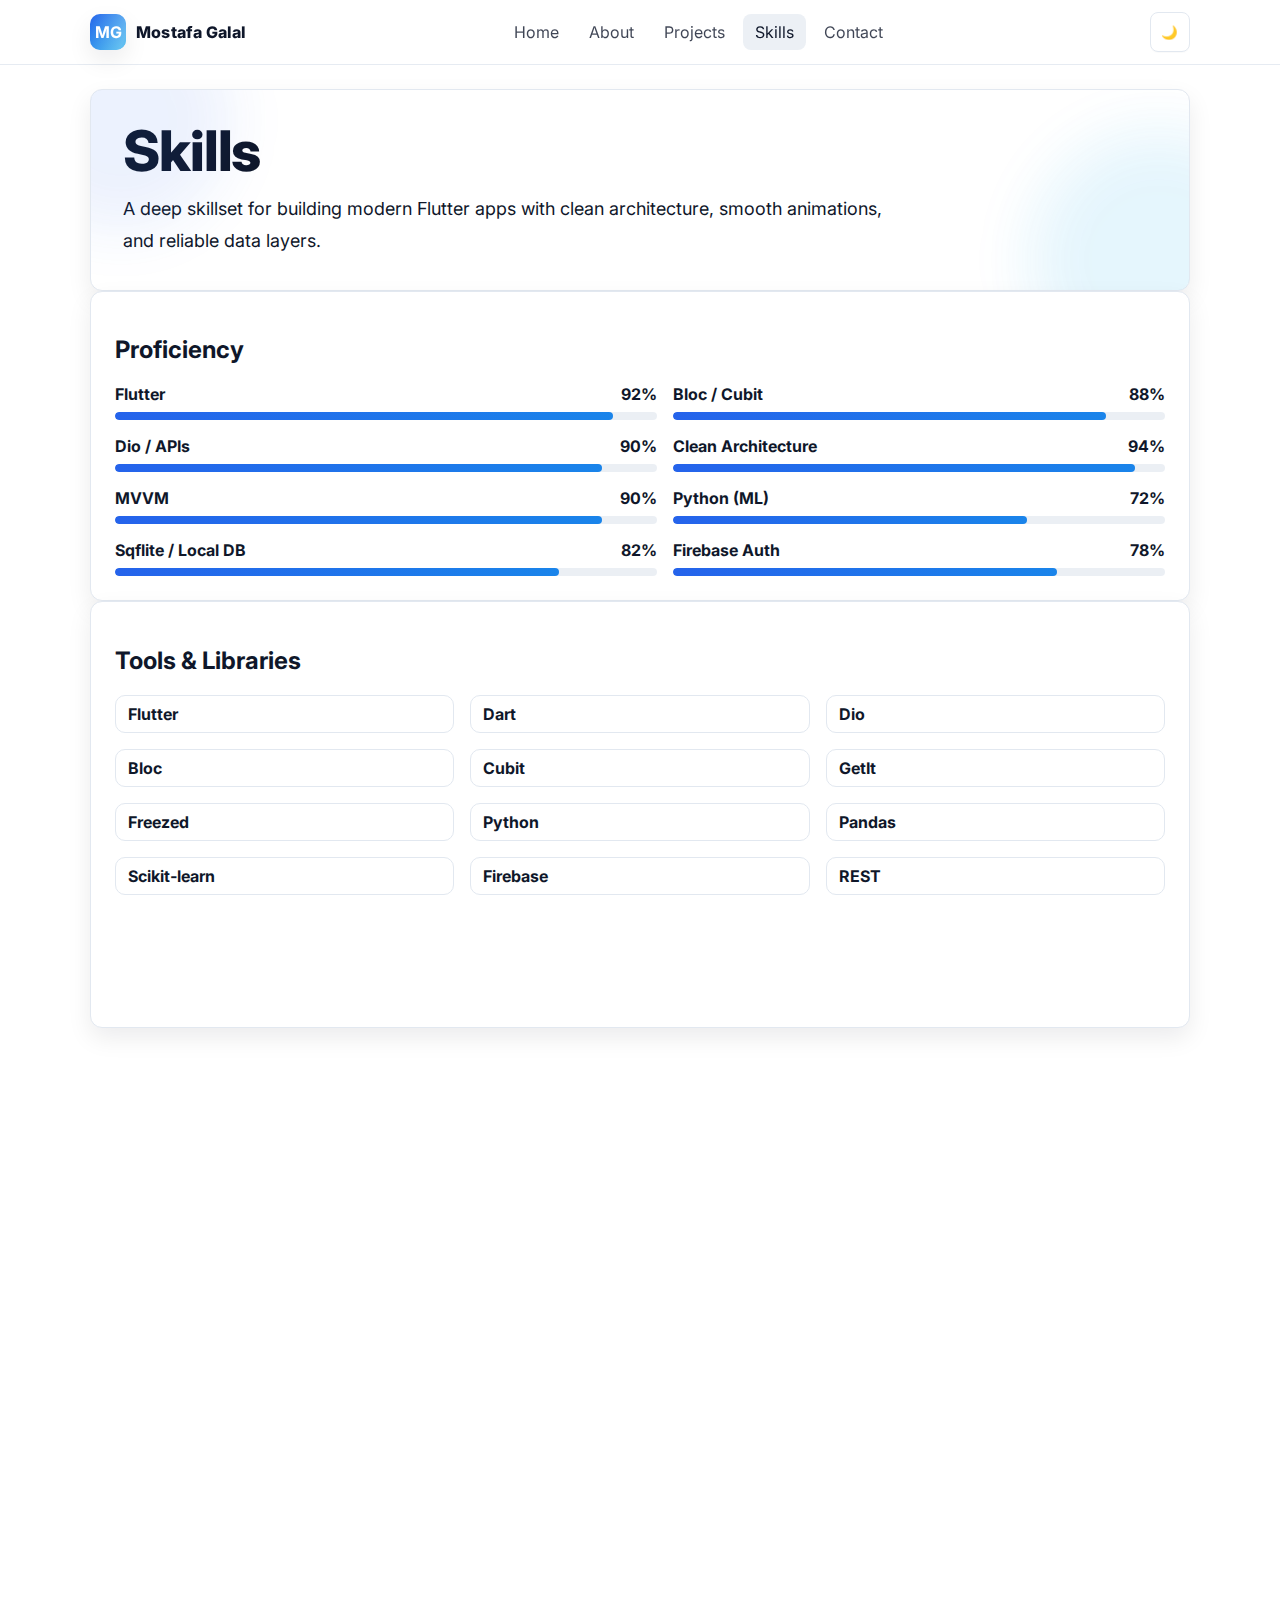
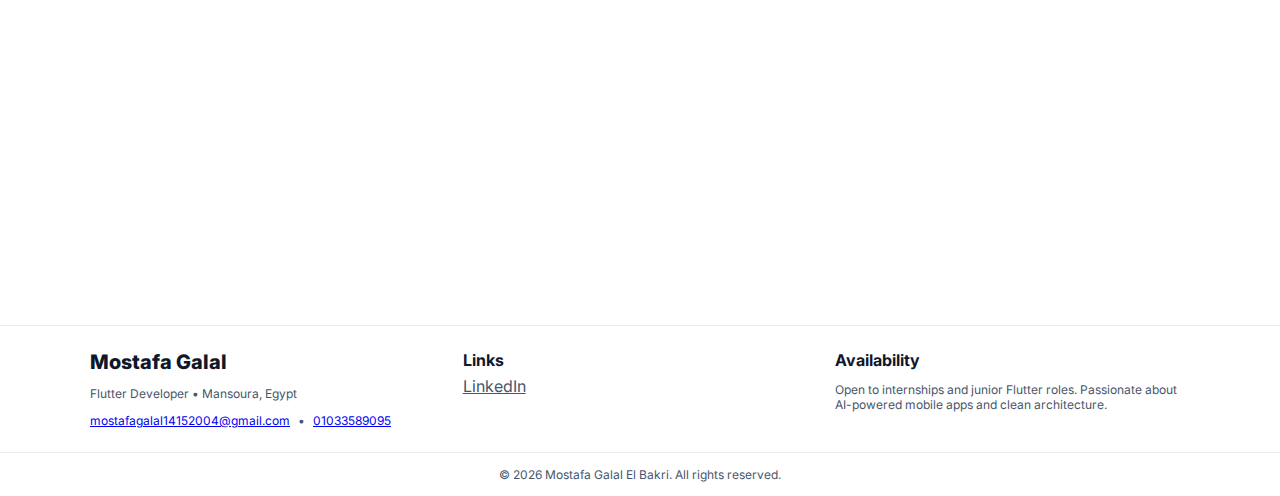
<file: skills.html>
<!doctype html>
<html lang="en">
  <head>
    <meta charset="utf-8" />
    <meta name="viewport" content="width=device-width, initial-scale=1" />
    <title>Skills • Mostafa Galal</title>
    <meta name="description" content="Skills of Mostafa Galal El Bakri — Flutter Developer" />
    <link rel="preconnect" href="https://fonts.googleapis.com" />
    <link rel="preconnect" href="https://fonts.gstatic.com" crossorigin />
    <link href="https://fonts.googleapis.com/css2?family=Inter:wght@400;600;700;800&display=swap" rel="stylesheet" />
    <link rel="stylesheet" href="skills.css" />
  </head>
  <body>
    <a class="skip" href="#content">Skip to content</a>

    <header class="site-header">
      <div class="container header-row">
        <a class="brand" href="home.html">
          <span class="brand-mark" aria-hidden="true">MG</span>
          <span class="brand-text">Mostafa Galal</span>
        </a>
        <nav class="nav" aria-label="Main Navigation">
          <a href="home.html" class="nav-link">Home</a>
          <a href="about.html" class="nav-link">About</a>
          <a href="poproject.html" class="nav-link">Projects</a>
          <a href="skills.html" class="nav-link current">Skills</a>
          <a href="home.html#contact" class="nav-link">Contact</a>
        </nav>
        <button id="theme-toggle" class="icon-btn" aria-label="Toggle theme" title="Toggle theme"></button>
      </div>
    </header>

    <main id="content" class="container">
      <section class="card hero" data-reveal>
        <div class="blob blob-a" aria-hidden="true"></div>
        <div class="blob blob-b" aria-hidden="true"></div>
        <h1 class="title">Skills</h1>
        <p class="lead">A deep skillset for building modern Flutter apps with clean architecture, smooth animations, and reliable data layers.</p>
      </section>

      <!-- Proficiency bars -->
      <section class="card" data-reveal>
        <h2>Proficiency</h2>
        <div class="grid two">
          <div class="skill" data-bar="92"><div class="row"><span>Flutter</span><span>92%</span></div><div class="bar"><i></i></div></div>
          <div class="skill" data-bar="88"><div class="row"><span>Bloc / Cubit</span><span>88%</span></div><div class="bar"><i></i></div></div>
          <div class="skill" data-bar="90"><div class="row"><span>Dio / APIs</span><span>90%</span></div><div class="bar"><i></i></div></div>
          <div class="skill" data-bar="94"><div class="row"><span>Clean Architecture</span><span>94%</span></div><div class="bar"><i></i></div></div>
          <div class="skill" data-bar="90"><div class="row"><span>MVVM</span><span>90%</span></div><div class="bar"><i></i></div></div>
          <div class="skill" data-bar="72"><div class="row"><span>Python (ML)</span><span>72%</span></div><div class="bar"><i></i></div></div>
          <div class="skill" data-bar="82"><div class="row"><span>Sqflite / Local DB</span><span>82%</span></div><div class="bar"><i></i></div></div>
          <div class="skill" data-bar="78"><div class="row"><span>Firebase Auth</span><span>78%</span></div><div class="bar"><i></i></div></div>
        </div>
      </section>

      <!-- Tools grid -->
      <section class="card" data-reveal>
        <h2>Tools & Libraries</h2>
        <div class="tools grid three">
          <span class="tool" data-reveal>Flutter</span>
          <span class="tool" data-reveal>Dart</span>
          <span class="tool" data-reveal>Dio</span>
          <span class="tool" data-reveal>Bloc</span>
          <span class="tool" data-reveal>Cubit</span>
          <span class="tool" data-reveal>GetIt</span>
          <span class="tool" data-reveal>Freezed</span>
          <span class="tool" data-reveal>Python</span>
          <span class="tool" data-reveal>Pandas</span>
          <span class="tool" data-reveal>Scikit‑learn</span>
          <span class="tool" data-reveal>Firebase</span>
          <span class="tool" data-reveal>REST</span>
          <span class="tool" data-reveal>GraphQL</span>
          <span class="tool" data-reveal>Sqflite</span>
          <span class="tool" data-reveal>SharedPreferences</span>
          <span class="tool" data-reveal>Figma</span>
          <span class="tool" data-reveal>Git</span>
          <span class="tool" data-reveal>GitHub</span>
        </div>
      </section>

      <!-- Roadmap -->
      <section class="card" data-reveal>
        <h2>Learning Roadmap</h2>
        <ul class="list grid two">
          <li>• Advanced animations and motion performance</li>
          <li>• Testing strategy: unit, widget, and integration tests</li>
          <li>• CI/CD pipelines and app distribution</li>
          <li>• Security hardening and privacy best practices</li>
          <li>• Analytics, growth loops, and A/B testing</li>
          <li>• AI assistants and on‑device ML optimizations</li>
        </ul>
      </section>

      <!-- Long content for scroll -->
      <section class="grid two long">
        <article class="card" data-reveal>
          <h3>Practice Note #1</h3>
          <p class="muted">I routinely refactor code for clarity, add instrumentation, and profile animations to maintain 60fps responsiveness.</p>
        </article>
        <article class="card" data-reveal>
          <h3>Practice Note #2</h3>
          <p class="muted">I document architectural decisions (ADRs) to keep teams aligned and speed onboarding.</p>
        </article>
        <article class="card" data-reveal>
          <h3>Practice Note #3</h3>
          <p class="muted">Offline‑first strategies and robust error handling improve reliability and UX.</p>
        </article>
        <article class="card" data-reveal>
          <h3>Practice Note #4</h3>
          <p class="muted">Accessibility checks and responsive layouts are built‑in to my development process.</p>
        </article>
      </section>

      <!-- CTA -->
      <section class="card cta" data-reveal>
        <div class="cta-grid">
          <div>
            <h2>Need a Flutter engineer?</h2>
            <p class="muted">Let’s talk about your stack and goals. I’ll propose an approach that balances velocity and quality.</p>
            <div class="cta-actions">
              <a class="btn primary" href="mailto:mostafagalal14152004@gmail.com">Contact</a>
              <a class="btn outline" href="home.html">Back to Home</a>
            </div>
          </div>
          <div class="cta-art"><div class="blob blob-c"></div><div class="float"></div></div>
        </div>
      </section>
    </main>

    <footer class="site-footer">
      <div class="container foot">
        <div>
          <div class="foot-title">Mostafa Galal</div>
          <p class="muted small">Flutter Developer • Mansoura, Egypt</p>
          <div class="muted small links">
            <a href="mailto:mostafagalal14152004@gmail.com">mostafagalal14152004@gmail.com</a>
            <span>•</span>
            <a href="tel:+201033589095">01033589095</a>
          </div>
        </div>
        <div>
          <div class="foot-sub">Links</div>
          <a class="muted" target="_blank" rel="noreferrer" href="https://www.linkedin.com/in/mostafa-galal-17-n?utm_source=share&utm_campaign=share_via&utm_content=profile&utm_medium=android_app">LinkedIn</a>
        </div>
        <div>
          <div class="foot-sub">Availability</div>
          <p class="muted small">Open to internships and junior Flutter roles. Passionate about AI-powered mobile apps and clean architecture.</p>
        </div>
      </div>
      <div class="copy muted small">© <span id="year"></span> Mostafa Galal El Bakri. All rights reserved.</div>
    </footer>

    <script src="skills.js" defer></script>
  </body>
</html>
</file>
<file: home.css>
/* Base */
:root {
  --bg: #ffffff;
  --fg: #0f172a;
  --card: #ffffff;
  --muted: #475569;
  --border: #e2e8f0;
  --primary: #2563eb; /* blue-600 */
  --accent: #0ea5e9; /* sky-500 */
  --ring: #2563eb;
  --radius: 12px;
  --shadow: 0 10px 24px rgba(2, 6, 23, 0.08);
}
body.dark {
  --bg: #0b1220;
  --fg: #e5e7eb;
  --card: #0f172a;
  --muted: #a1a1aa;
  --border: #1f2937;
  --primary: #3b82f6;
  --accent: #38bdf8;
  --ring: #3b82f6;
  --shadow: 0 10px 24px rgba(0, 0, 0, 0.35);
}
* { box-sizing: border-box; }
html, body { height: 100%; }
body { margin: 0; font-family: Inter, system-ui, -apple-system, Segoe UI, Roboto, Helvetica, Arial, sans-serif; background: var(--bg); color: var(--fg); }
.container { width: min(1100px, 92%); margin: 0 auto; }
.small { font-size: 12px; }
.muted { color: var(--muted); }
.skip { position: absolute; left: -9999px; }
.skip:focus { left: 12px; top: 12px; background: var(--primary); color: #fff; padding: 8px 10px; border-radius: 6px; }

/* Header */
.site-header { position: sticky; top: 0; z-index: 50; backdrop-filter: blur(8px); background: color-mix(in oklab, var(--bg) 80%, transparent); border-bottom: 1px solid color-mix(in oklab, var(--border) 85%, transparent); }
.header-row { height: 64px; display: flex; align-items: center; justify-content: space-between; gap: 16px; }
.brand { display: inline-flex; align-items: center; gap: 10px; text-decoration: none; color: inherit; font-weight: 700; }
.brand-mark { width: 36px; height: 36px; display: grid; place-items: center; border-radius: 10px; color: white; background: linear-gradient(135deg, var(--primary), var(--accent)); box-shadow: var(--shadow); position: relative; overflow: hidden; }
.brand-mark::after { content: ""; position: absolute; inset: 0; background: linear-gradient(110deg, transparent, rgba(255,255,255,.35), transparent); background-size: 200% 100%; animation: shimmer 2s linear infinite; border-radius: 10px; }
.brand-text { font-weight: 800; letter-spacing: 0.2px; }
.nav { display: none; gap: 6px; }
.nav-link { padding: 8px 12px; border-radius: 8px; text-decoration: none; color: color-mix(in oklab, var(--fg) 80%, transparent); transition: .2s ease; }
.nav-link:hover { color: var(--fg); background: color-mix(in oklab, var(--border) 45%, transparent); }
.nav-link.current { background: color-mix(in oklab, var(--border) 65%, transparent); color: var(--fg); }
.icon-btn { width: 40px; height: 40px; display: grid; place-items: center; border-radius: 8px; border: 1px solid var(--border); background: var(--bg); color: var(--fg); box-shadow: 0 1px 0 rgba(0,0,0,.02); cursor: pointer; }
@media (min-width: 768px) { .nav { display: flex; } }

/* Cards */
.card { position: relative; background: var(--card); border: 1px solid var(--border); border-radius: var(--radius); padding: 24px; box-shadow: var(--shadow); }
.grid.two { display: grid; gap: 16px; grid-template-columns: 1fr; }
.grid.three { display: grid; gap: 16px; grid-template-columns: 1fr; }
.grid.two.long .card { min-height: 180px; }
@media (min-width: 768px) { .grid.two { grid-template-columns: 1.1fr 1fr; } .grid.three { grid-template-columns: repeat(3, 1fr); } }
.section-head { display: flex; gap: 12px; align-items: center; justify-content: space-between; }
.link { color: var(--accent); text-decoration: underline; text-underline-offset: 3px; }

/* Hero */
.hero { overflow: hidden; margin-top: 24px; padding: 32px; }
.badge { display: inline-flex; align-items: center; gap: 8px; border: 1px solid var(--border); background: var(--bg); padding: 6px 10px; border-radius: 999px; font-weight: 700; font-size: 12px; color: color-mix(in oklab, var(--fg) 90%, transparent); }
.badge .dot { width: 8px; height: 8px; border-radius: 999px; background: var(--primary); animation: pulse 1.2s infinite; }
.title { margin: 16px 0 0; font-size: clamp(28px, 6vw, 56px); line-height: 1.05; letter-spacing: -0.02em; font-weight: 800; }
.lead { margin: 12px 0 0; font-size: 18px; line-height: 1.8; max-width: 72ch; }
.actions { margin-top: 18px; display: flex; flex-wrap: wrap; gap: 8px; }
.btn { display: inline-flex; align-items: center; gap: 8px; padding: 12px 16px; border-radius: 10px; font-weight: 700; text-decoration: none; border: 1px solid var(--border); background: var(--bg); color: var(--fg); }
.btn.primary { background: var(--primary); color: #fff; border-color: transparent; }
.btn.accent { background: var(--accent); color: #fff; border-color: transparent; }
.btn.outline:hover { border-color: color-mix(in oklab, var(--fg) 30%, var(--border)); }
.hero-cards { display: grid; grid-template-columns: 1fr; gap: 16px; margin-top: 24px; }
@media (min-width: 640px) { .hero-cards { grid-template-columns: 1fr 1fr; } }
.mini .mini-title { font-weight: 800; font-size: 24px; }

/* Project cards */
.project { overflow: hidden; background: linear-gradient(135deg, color-mix(in oklab, var(--border) 45%, transparent), var(--card)); border: 1px solid var(--border); border-radius: 14px; padding: 16px; position: relative; }
.project::after { content: ""; position: absolute; right: -32px; top: -32px; width: 140px; height: 140px; background: color-mix(in oklab, var(--primary) 20%, transparent); border-radius: 50%; filter: blur(18px); transform: scale(.9); transition: .4s ease; }
.project:hover::after { transform: scale(1.15); }
.learn { margin-top: 8px; font-weight: 700; color: var(--accent); }

/* Skills */
.skill .row { display: flex; justify-content: space-between; font-weight: 700; }
.skill .bar { margin-top: 8px; height: 8px; background: color-mix(in oklab, var(--border) 70%, transparent); border-radius: 999px; overflow: hidden; }
.skill .bar i { display: block; height: 100%; width: 0; background: linear-gradient(90deg, var(--primary), var(--accent)); border-radius: 999px; background-size: 200% auto; animation: gradient 6s ease infinite; }

/* Services */
.service { border: 1px solid var(--border); border-radius: 12px; padding: 16px; background: color-mix(in oklab, var(--card) 90%, #fff); }

/* Marquee */
.marquee { display: flex; align-items: center; gap: 12px; }
.marquee .label { font-weight: 700; }
.track { overflow: hidden; flex: 1; }
.inner { display: inline-block; white-space: nowrap; will-change: transform; animation: marquee 30s linear infinite; }

/* CTA */
.cta .cta-grid { display: grid; gap: 16px; grid-template-columns: 1fr; align-items: center; }
@media (min-width: 840px) { .cta .cta-grid { grid-template-columns: 1.2fr 1fr; } }
.cta-art { position: relative; min-height: 200px; }

/* Footer */
.site-footer { margin-top: 64px; border-top: 1px solid color-mix(in oklab, var(--border) 85%, transparent); }
.foot { display: grid; gap: 18px; padding: 24px 0; }
@media (min-width: 768px) { .foot { grid-template-columns: repeat(3, 1fr); } }
.foot-title { font-weight: 800; font-size: 20px; }
.foot-sub { font-weight: 700; margin-bottom: 6px; }
.links { display: flex; gap: 8px; flex-wrap: wrap; }
.copy { border-top: 1px solid color-mix(in oklab, var(--border) 85%, transparent); text-align: center; padding: 14px; }

/* Decorative blobs */
.blob { position: absolute; filter: blur(30px); border-radius: 50%; opacity: .6; }
.blob-a { left: -80px; top: -80px; width: 220px; height: 220px; background: color-mix(in oklab, var(--primary) 15%, transparent); animation: blob 12s ease-in-out infinite; }
.blob-b { right: -100px; bottom: -100px; width: 260px; height: 260px; background: color-mix(in oklab, var(--accent) 18%, transparent); animation: blob 14s ease-in-out infinite; }
.blob-c { width: 180px; height: 180px; background: color-mix(in oklab, var(--accent) 22%, transparent); position: absolute; inset: 0; margin: auto; border-radius: 50%; filter: blur(20px); animation: blob 10s ease-in-out infinite; }
.float { position: absolute; inset: 0; margin: auto; width: 100px; height: 100px; background: color-mix(in oklab, var(--primary) 35%, transparent); border-radius: 50%; filter: blur(18px); animation: float 6s ease-in-out infinite; }
.spin { position: absolute; right: 24px; top: 24px; width: 90px; height: 90px; background: radial-gradient(circle at 30% 30%, var(--accent), color-mix(in oklab, var(--primary) 40%, transparent)); opacity: .7; border-radius: 50%; filter: blur(2px); animation: spinSlow 12s linear infinite; }

/* Reveal animations */
[data-reveal] { opacity: 0; transform: translateY(16px); transition: opacity .6s cubic-bezier(.2,.8,.2,1), transform .6s cubic-bezier(.2,.8,.2,1); }
[data-reveal].in { opacity: 1; transform: none; }

/* Buttons focus ring */
.btn:focus-visible, .icon-btn:focus-visible, a:focus-visible, input:focus-visible, textarea:focus-visible { outline: none; box-shadow: 0 0 0 2px var(--ring); }

/* Keyframes */
@keyframes pulse { 0%,100%{ transform: scale(1); opacity: .8 } 50%{ transform: scale(1.15); opacity: 1 } }
@keyframes gradient { 0%{ background-position: 0 50% } 50%{ background-position: 100% 50% } 100%{ background-position: 0 50% } }
@keyframes blob { 0%{ transform: translate(0,0) scale(1) } 33%{ transform: translate(20px,-20px) scale(1.05) } 66%{ transform: translate(-16px,12px) scale(.95) } 100%{ transform: translate(0,0) scale(1) } }
@keyframes float { 0%{ transform: translateY(0) } 50%{ transform: translateY(-12px) } 100%{ transform: translateY(0) } }
@keyframes marquee { 0%{ transform: translateX(0) } 100%{ transform: translateX(-50%) } }
@keyframes shimmer { 0%{ background-position: -200px 0 } 100%{ background-position: 200px 0 } }
@keyframes spinSlow { to { transform: rotate(360deg) } }
</file>
<file: about.css>
/* Theme tokens */
:root {
  --bg: #ffffff; --fg: #0f172a; --card: #ffffff; --muted: #475569; --border: #e2e8f0;
  --primary: #2563eb; --accent: #0ea5e9; --ring: #2563eb; --radius: 12px; --shadow: 0 10px 24px rgba(2,6,23,.08);
}
body.dark { --bg:#0b1220; --fg:#e5e7eb; --card:#0f172a; --muted:#a1a1aa; --border:#1f2937; --primary:#3b82f6; --accent:#38bdf8; --ring:#3b82f6; --shadow:0 10px 24px rgba(0,0,0,.35); }
*{box-sizing:border-box}
html,body{height:100%}
body{margin:0;font-family:Inter,system-ui,-apple-system,Segoe UI,Roboto,Helvetica,Arial,sans-serif;background:var(--bg);color:var(--fg)}
.container{width:min(1100px,92%);margin:0 auto}
.small{font-size:12px}.muted{color:var(--muted)}
.skip{position:absolute;left:-9999px}.skip:focus{left:12px;top:12px;background:var(--primary);color:#fff;padding:8px 10px;border-radius:6px}

/* Header */
.site-header{position:sticky;top:0;z-index:50;backdrop-filter:blur(8px);background:color-mix(in oklab,var(--bg) 80%,transparent);border-bottom:1px solid color-mix(in oklab,var(--border) 85%,transparent)}
.header-row{height:64px;display:flex;align-items:center;justify-content:space-between;gap:16px}
.brand{display:inline-flex;align-items:center;gap:10px;text-decoration:none;color:inherit;font-weight:700}
.brand-mark{width:36px;height:36px;display:grid;place-items:center;border-radius:10px;color:white;background:linear-gradient(135deg,var(--primary),var(--accent));box-shadow:var(--shadow);position:relative;overflow:hidden}
.brand-mark::after{content:"";position:absolute;inset:0;background:linear-gradient(110deg,transparent,rgba(255,255,255,.35),transparent);background-size:200% 100%;animation:shimmer 2s linear infinite;border-radius:10px}
.brand-text{font-weight:800;letter-spacing:.2px}
.nav{display:none;gap:6px}
.nav-link{padding:8px 12px;border-radius:8px;text-decoration:none;color:color-mix(in oklab,var(--fg) 80%,transparent);transition:.2s ease}
.nav-link:hover{color:var(--fg);background:color-mix(in oklab,var(--border) 45%,transparent)}
.nav-link.current{background:color-mix(in oklab,var(--border) 65%,transparent);color:var(--fg)}
.icon-btn{width:40px;height:40px;display:grid;place-items:center;border-radius:8px;border:1px solid var(--border);background:var(--bg);color:var(--fg);box-shadow:0 1px 0 rgba(0,0,0,.02);cursor:pointer}
@media (min-width:768px){.nav{display:flex}}

/* Cards & grid */
.card{position:relative;background:var(--card);border:1px solid var(--border);border-radius:var(--radius);padding:24px;box-shadow:var(--shadow)}
.grid.two{display:grid;gap:16px;grid-template-columns:1fr}
.grid.three{display:grid;gap:16px;grid-template-columns:1fr}
.grid.two.long .card{min-height:160px}
@media (min-width:768px){.grid.two{grid-template-columns:1.1fr 1fr}.grid.three{grid-template-columns:repeat(3,1fr)}}
.section-head{display:flex;gap:12px;align-items:center;justify-content:space-between}

/* Hero */
.hero{overflow:hidden;margin-top:24px;padding:32px}
.title{margin:0 0 8px;font-size:clamp(28px,6vw,56px);line-height:1.05;letter-spacing:-.02em;font-weight:800}
.lead{margin:12px 0 0;font-size:18px;line-height:1.8;max-width:72ch}

/* Timeline */
.timeline{display:grid;gap:16px}
.tile{position:relative;border:1px solid var(--border);border-radius:14px;padding:16px;background:linear-gradient(135deg,color-mix(in oklab,var(--border) 45%,transparent),var(--card))}
.tile-bar{position:absolute;left:0;top:0;height:4px;width:96px;border-radius:999px}
.bar-a{background:linear-gradient(90deg,var(--primary),var(--accent))}
.bar-b{background:linear-gradient(90deg,var(--accent),var(--primary))}

/* Buckets */
.bucket{border:1px solid var(--border);border-radius:12px;padding:16px;background:color-mix(in oklab,var(--card) 90%,#fff)}

/* CTA */
.cta .cta-grid{display:grid;gap:16px;grid-template-columns:1fr;align-items:center}
@media (min-width:840px){.cta .cta-grid{grid-template-columns:1.2fr 1fr}}
.cta-art{position:relative;min-height:200px}

/* Footer */
.site-footer{margin-top:64px;border-top:1px solid color-mix(in oklab,var(--border) 85%,transparent)}
.foot{display:grid;gap:18px;padding:24px 0}
@media (min-width:768px){.foot{grid-template-columns:repeat(3,1fr)}}
.foot-title{font-weight:800;font-size:20px}.foot-sub{font-weight:700;margin-bottom:6px}
.links{display:flex;gap:8px;flex-wrap:wrap}
.copy{border-top:1px solid color-mix(in oklab,var(--border) 85%,transparent);text-align:center;padding:14px}

/* Buttons */
.btn{display:inline-flex;align-items:center;gap:8px;padding:12px 16px;border-radius:10px;font-weight:700;text-decoration:none;border:1px solid var(--border);background:var(--bg);color:var(--fg)}
.btn.primary{background:var(--primary);color:#fff;border-color:transparent}
.btn.outline:hover{border-color:color-mix(in oklab,var(--fg) 30%,var(--border))}
.btn:focus-visible,.icon-btn:focus-visible,a:focus-visible{outline:none;box-shadow:0 0 0 2px var(--ring)}

/* Blobs */
.blob{position:absolute;filter:blur(30px);border-radius:50%;opacity:.6}
.blob-a{left:-80px;top:-80px;width:220px;height:220px;background:color-mix(in oklab,var(--primary) 15%,transparent);animation:blob 12s ease-in-out infinite}
.blob-b{right:-100px;bottom:-100px;width:260px;height:260px;background:color-mix(in oklab,var(--accent) 18%,transparent);animation:blob 14s ease-in-out infinite}
.blob-c{width:180px;height:180px;background:color-mix(in oklab,var(--accent) 22%,transparent);position:absolute;inset:0;margin:auto;border-radius:50%;filter:blur(20px);animation:blob 10s ease-in-out infinite}
.float{position:absolute;inset:0;margin:auto;width:100px;height:100px;background:color-mix(in oklab,var(--primary) 35%,transparent);border-radius:50%;filter:blur(18px);animation:float 6s ease-in-out infinite}

/* Reveal */
[data-reveal]{opacity:0;transform:translateY(16px);transition:opacity .6s cubic-bezier(.2,.8,.2,1),transform .6s cubic-bezier(.2,.8,.2,1)}
[data-reveal].in{opacity:1;transform:none}

/* Keyframes */
@keyframes blob{0%{transform:translate(0,0) scale(1)}33%{transform:translate(20px,-20px) scale(1.05)}66%{transform:translate(-16px,12px) scale(.95)}100%{transform:translate(0,0) scale(1)}}
@keyframes float{0%{transform:translateY(0)}50%{transform:translateY(-12px)}100%{transform:translateY(0)}}
@keyframes shimmer{0%{background-position:-200px 0}100%{background-position:200px 0}}
</file>
<file: contact.css>
/* Theme tokens */
:root { --bg:#ffffff; --fg:#0f172a; --card:#ffffff; --muted:#475569; --border:#e2e8f0; --primary:#2563eb; --accent:#0ea5e9; --ring:#2563eb; --radius:12px; --shadow:0 10px 24px rgba(2,6,23,.08); }
body.dark { --bg:#0b1220; --fg:#e5e7eb; --card:#0f172a; --muted:#a1a1aa; --border:#1f2937; --primary:#3b82f6; --accent:#38bdf8; --ring:#3b82f6; --shadow:0 10px 24px rgba(0,0,0,.35); }
*{box-sizing:border-box} html,body{height:100%} body{margin:0;font-family:Inter,system-ui,-apple-system,Segoe UI,Roboto,Helvetica,Arial,sans-serif;background:var(--bg);color:var(--fg)}
.container{width:min(1100px,92%);margin:0 auto}
.small{font-size:12px}.muted{color:var(--muted)} .skip{position:absolute;left:-9999px}.skip:focus{left:12px;top:12px;background:var(--primary);color:#fff;padding:8px 10px;border-radius:6px}

/* Header */
.site-header{position:sticky;top:0;z-index:50;backdrop-filter:blur(8px);background:color-mix(in oklab,var(--bg) 80%,transparent);border-bottom:1px solid color-mix(in oklab,var(--border) 85%,transparent)}
.header-row{height:64px;display:flex;align-items:center;justify-content:space-between;gap:16px}
.brand{display:inline-flex;align-items:center;gap:10px;text-decoration:none;color:inherit;font-weight:700}
.brand-mark{width:36px;height:36px;display:grid;place-items:center;border-radius:10px;color:white;background:linear-gradient(135deg,var(--primary),var(--accent));box-shadow:var(--shadow);position:relative;overflow:hidden}
.brand-mark::after{content:"";position:absolute;inset:0;background:linear-gradient(110deg,transparent,rgba(255,255,255,.35),transparent);background-size:200% 100%;animation:shimmer 2s linear infinite;border-radius:10px}
.brand-text{font-weight:800;letter-spacing:.2px}
.nav{display:none;gap:6px}
.nav-link{padding:8px 12px;border-radius:8px;text-decoration:none;color:color-mix(in oklab,var(--fg) 80%,transparent);transition:.2s ease}
.nav-link:hover{color:var(--fg);background:color-mix(in oklab,var(--border) 45%,transparent)}
.nav-link.current{background:color-mix(in oklab,var(--border) 65%,transparent);color:var(--fg)}
.icon-btn{width:40px;height:40px;display:grid;place-items:center;border-radius:8px;border:1px solid var(--border);background:var(--bg);color:var(--fg);box-shadow:0 1px 0 rgba(0,0,0,.02);cursor:pointer}
@media (min-width:768px){.nav{display:flex}}

/* Cards & grid */
.card{position:relative;background:var(--card);border:1px solid var(--border);border-radius:var(--radius);padding:24px;box-shadow:var(--shadow)}
.grid.two{display:grid;gap:16px;grid-template-columns:1fr}
@media (min-width:768px){.grid.two{grid-template-columns:1.1fr 1fr}}
.grid.two.long .card{min-height:170px}

/* Hero */
.hero{overflow:hidden;margin-top:24px;padding:32px}
.title{margin:0 0 8px;font-size:clamp(28px,6vw,56px);line-height:1.05;letter-spacing:-.02em;font-weight:800}
.lead{margin:12px 0 0;font-size:18px;line-height:1.8;max-width:72ch}

/* Form */
.form .field{margin-bottom:14px}
.label{font-weight:700;font-size:14px}
.input,.textarea{margin-top:6px;width:100%;border:1px solid var(--border);background:var(--bg);color:var(--fg);border-radius:10px;padding:10px 12px;outline:none}
.textarea{min-height:120px;resize:vertical}
.input:focus,.textarea:focus{box-shadow:0 0 0 2px var(--ring)}
.error{color:#dc2626;font-size:12px;min-height:14px;display:block;margin-top:4px}

/* Sidebar */
.side .reach{display:grid;gap:8px;margin-top:8px}
.reach-item{display:inline-block;border:1px solid var(--border);background:var(--bg);padding:8px 12px;border-radius:10px;font-weight:700;text-decoration:none;color:var(--fg)}
.divider{height:1px;background:color-mix(in oklab,var(--border) 75%,transparent);margin:14px 0}
.map{margin-top:8px;height:160px;border-radius:12px;background:linear-gradient(135deg,color-mix(in oklab,var(--primary) 15%,transparent),color-mix(in oklab,var(--accent) 18%,transparent))}

/* CTA */
.cta .cta-grid{display:grid;gap:16px;grid-template-columns:1fr;align-items:center}
@media (min-width:840px){.cta .cta-grid{grid-template-columns:1.2fr 1fr}}
.cta-art{position:relative;min-height:200px}

/* Footer */
.site-footer{margin-top:64px;border-top:1px solid color-mix(in oklab,var(--border) 85%,transparent)}
.foot{display:grid;gap:18px;padding:24px 0}
@media (min-width:768px){.foot{grid-template-columns:repeat(3,1fr)}}
.foot-title{font-weight:800;font-size:20px}.foot-sub{font-weight:700;margin-bottom:6px}
.links{display:flex;gap:8px;flex-wrap:wrap}
.copy{text-align:center;border-top:1px solid color-mix(in oklab,var(--border) 85%,transparent);padding:14px}

/* Buttons */
.btn{display:inline-flex;align-items:center;gap:8px;padding:12px 16px;border-radius:10px;font-weight:700;text-decoration:none;border:1px solid var(--border);background:var(--bg);color:var(--fg)}
.btn.primary{background:var(--primary);color:#fff;border-color:transparent}
.btn.outline:hover{border-color:color-mix(in oklab,var(--fg) 30%,var(--border))}
.btn:focus-visible,.icon-btn:focus-visible,a:focus-visible,.input:focus-visible,.textarea:focus-visible{outline:none;box-shadow:0 0 0 2px var(--ring)}

/* Decorative blobs */
.blob{position:absolute;filter:blur(30px);border-radius:50%;opacity:.6}
.blob-a{left:-80px;top:-80px;width:220px;height:220px;background:color-mix(in oklab,var(--primary) 15%,transparent);animation:blob 12s ease-in-out infinite}
.blob-b{right:-100px;bottom:-100px;width:260px;height:260px;background:color-mix(in oklab,var(--accent) 18%,transparent);animation:blob 14s ease-in-out infinite}
.blob-c{width:180px;height:180px;background:color-mix(in oklab,var(--accent) 22%,transparent);position:absolute;inset:0;margin:auto;border-radius:50%;filter:blur(20px);animation:blob 10s ease-in-out infinite}
.float{position:absolute;inset:0;margin:auto;width:100px;height:100px;background:color-mix(in oklab,var(--primary) 35%,transparent);border-radius:50%;filter:blur(18px);animation:float 6s ease-in-out infinite}

/* Reveal */
[data-reveal]{opacity:0;transform:translateY(16px);transition:opacity .6s cubic-bezier(.2,.8,.2,1),transform .6s cubic-bezier(.2,.8,.2,1)}
[data-reveal].in{opacity:1;transform:none}

/* Keyframes */
@keyframes blob{0%{transform:translate(0,0) scale(1)}33%{transform:translate(20px,-20px) scale(1.05)}66%{transform:translate(-16px,12px) scale(.95)}100%{transform:translate(0,0) scale(1)}}
@keyframes float{0%{transform:translateY(0)}50%{transform:translateY(-12px)}100%{transform:translateY(0)}}
@keyframes shimmer{0%{background-position:-200px 0}100%{background-position:200px 0}}
</file>
<file: poproject.css>
/* Theme tokens */
:root { --bg:#ffffff; --fg:#0f172a; --card:#ffffff; --muted:#475569; --border:#e2e8f0; --primary:#2563eb; --accent:#0ea5e9; --ring:#2563eb; --radius:12px; --shadow:0 10px 24px rgba(2,6,23,.08); }
body.dark { --bg:#0b1220; --fg:#e5e7eb; --card:#0f172a; --muted:#a1a1aa; --border:#1f2937; --primary:#3b82f6; --accent:#38bdf8; --ring:#3b82f6; --shadow:0 10px 24px rgba(0,0,0,.35); }
*{box-sizing:border-box} html,body{height:100%} body{margin:0;font-family:Inter,system-ui,-apple-system,Segoe UI,Roboto,Helvetica,Arial,sans-serif;background:var(--bg);color:var(--fg)}
.container{width:min(1100px,92%);margin:0 auto}
.small{font-size:12px}.muted{color:var(--muted)} .skip{position:absolute;left:-9999px}.skip:focus{left:12px;top:12px;background:var(--primary);color:#fff;padding:8px 10px;border-radius:6px}

/* Header */
.site-header{position:sticky;top:0;z-index:50;backdrop-filter:blur(8px);background:color-mix(in oklab,var(--bg) 80%,transparent);border-bottom:1px solid color-mix(in oklab,var(--border) 85%,transparent)}
.header-row{height:64px;display:flex;align-items:center;justify-content:space-between;gap:16px}
.brand{display:inline-flex;align-items:center;gap:10px;text-decoration:none;color:inherit;font-weight:700}
.brand-mark{width:36px;height:36px;display:grid;place-items:center;border-radius:10px;color:white;background:linear-gradient(135deg,var(--primary),var(--accent));box-shadow:var(--shadow);position:relative;overflow:hidden}
.brand-mark::after{content:"";position:absolute;inset:0;background:linear-gradient(110deg,transparent,rgba(255,255,255,.35),transparent);background-size:200% 100%;animation:shimmer 2s linear infinite;border-radius:10px}
.brand-text{font-weight:800;letter-spacing:.2px}
.nav{display:none;gap:6px}
.nav-link{padding:8px 12px;border-radius:8px;text-decoration:none;color:color-mix(in oklab,var(--fg) 80%,transparent);transition:.2s ease}
.nav-link:hover{color:var(--fg);background:color-mix(in oklab,var(--border) 45%,transparent)}
.nav-link.current{background:color-mix(in oklab,var(--border) 65%,transparent);color:var(--fg)}
.icon-btn{width:40px;height:40px;display:grid;place-items:center;border-radius:8px;border:1px solid var(--border);background:var(--bg);color:var(--fg);box-shadow:0 1px 0 rgba(0,0,0,.02);cursor:pointer}
@media (min-width:768px){.nav{display:flex}}

/* Cards & grid */
.card{position:relative;background:var(--card);border:1px solid var(--border);border-radius:var(--radius);padding:24px;box-shadow:var(--shadow)}
.grid.two{display:grid;gap:16px;grid-template-columns:1fr}
@media (min-width:768px){.grid.two{grid-template-columns:1.1fr 1fr}}
.grid.two.long .card{min-height:170px}

/* Hero */
.hero{overflow:hidden;margin-top:24px;padding:32px}
.title{margin:0 0 8px;font-size:clamp(28px,6vw,56px);line-height:1.05;letter-spacing:-.02em;font-weight:800}
.lead{margin:12px 0 0;font-size:18px;line-height:1.8;max-width:72ch}

/* Filters */
.filters{display:flex;flex-wrap:wrap;gap:8px;align-items:center}
.chip{border:1px solid var(--border);background:var(--bg);color:var(--fg);padding:8px 12px;border-radius:999px;font-weight:700;cursor:pointer}
.chip.active,.chip:hover{background:color-mix(in oklab,var(--border) 65%,transparent)}

/* Projects */
.project{overflow:hidden;background:linear-gradient(135deg,color-mix(in oklab,var(--border) 45%,transparent),var(--card))}
.project .project-head{display:flex;align-items:center;justify-content:space-between;gap:12px}
.project-title{margin:0;font-size:22px;font-weight:800}
.tech{display:flex;flex-wrap:wrap;gap:8px;margin-top:8px}
.tech span{background:color-mix(in oklab,var(--border) 70%,transparent);border:1px solid var(--border);padding:6px 10px;border-radius:999px;font-size:12px;font-weight:700}
.toggle{border:1px solid var(--border);background:var(--bg);color:var(--fg);padding:8px 12px;border-radius:8px;font-weight:700;cursor:pointer}
.more{grid-column:1/-1;max-height:0;overflow:hidden;transition:max-height .4s ease}
.project[aria-open="true"] .more{max-height:300px}

/* CTA */
.cta .cta-grid{display:grid;gap:16px;grid-template-columns:1fr;align-items:center}
@media (min-width:840px){.cta .cta-grid{grid-template-columns:1.2fr 1fr}}
.cta-art{position:relative;min-height:200px}

/* Footer */
.site-footer{margin-top:64px;border-top:1px solid color-mix(in oklab,var(--border) 85%,transparent)}
.foot{display:grid;gap:18px;padding:24px 0}
@media (min-width:768px){.foot{grid-template-columns:repeat(3,1fr)}}
.foot-title{font-weight:800;font-size:20px}.foot-sub{font-weight:700;margin-bottom:6px}
.links{display:flex;gap:8px;flex-wrap:wrap}
.copy{border-top:1px solid color-mix(in oklab,var(--border) 85%,transparent);text-align:center;padding:14px}

/* Buttons */
.btn{display:inline-flex;align-items:center;gap:8px;padding:12px 16px;border-radius:10px;font-weight:700;text-decoration:none;border:1px solid var(--border);background:var(--bg);color:var(--fg)}
.btn.primary{background:var(--primary);color:#fff;border-color:transparent}
.btn.outline:hover{border-color:color-mix(in oklab,var(--fg) 30%,var(--border))}
.btn:focus-visible,.icon-btn:focus-visible,a:focus-visible{outline:none;box-shadow:0 0 0 2px var(--ring)}

/* Decorative blobs */
.blob{position:absolute;filter:blur(30px);border-radius:50%;opacity:.6}
.blob-a{left:-80px;top:-80px;width:220px;height:220px;background:color-mix(in oklab,var(--primary) 15%,transparent);animation:blob 12s ease-in-out infinite}
.blob-b{right:-100px;bottom:-100px;width:260px;height:260px;background:color-mix(in oklab,var(--accent) 18%,transparent);animation:blob 14s ease-in-out infinite}
.blob-c{width:180px;height:180px;background:color-mix(in oklab,var(--accent) 22%,transparent);position:absolute;inset:0;margin:auto;border-radius:50%;filter:blur(20px);animation:blob 10s ease-in-out infinite}
.float{position:absolute;inset:0;margin:auto;width:100px;height:100px;background:color-mix(in oklab,var(--primary) 35%,transparent);border-radius:50%;filter:blur(18px);animation:float 6s ease-in-out infinite}

/* Reveal */
[data-reveal]{opacity:0;transform:translateY(16px);transition:opacity .6s cubic-bezier(.2,.8,.2,1),transform .6s cubic-bezier(.2,.8,.2,1)}
[data-reveal].in{opacity:1;transform:none}

/* Keyframes */
@keyframes blob{0%{transform:translate(0,0) scale(1)}33%{transform:translate(20px,-20px) scale(1.05)}66%{transform:translate(-16px,12px) scale(.95)}100%{transform:translate(0,0) scale(1)}}
@keyframes float{0%{transform:translateY(0)}50%{transform:translateY(-12px)}100%{transform:translateY(0)}}
@keyframes shimmer{0%{background-position:-200px 0}100%{background-position:200px 0}}
</file>
<file: skills.css>
/* Theme tokens */
:root { --bg:#ffffff; --fg:#0f172a; --card:#ffffff; --muted:#475569; --border:#e2e8f0; --primary:#2563eb; --accent:#0ea5e9; --ring:#2563eb; --radius:12px; --shadow:0 10px 24px rgba(2,6,23,.08); }
body.dark { --bg:#0b1220; --fg:#e5e7eb; --card:#0f172a; --muted:#a1a1aa; --border:#1f2937; --primary:#3b82f6; --accent:#38bdf8; --ring:#3b82f6; --shadow:0 10px 24px rgba(0,0,0,.35); }
*{box-sizing:border-box} html,body{height:100%} body{margin:0;font-family:Inter,system-ui,-apple-system,Segoe UI,Roboto,Helvetica,Arial,sans-serif;background:var(--bg);color:var(--fg)}
.container{width:min(1100px,92%);margin:0 auto}
.small{font-size:12px}.muted{color:var(--muted)} .skip{position:absolute;left:-9999px}.skip:focus{left:12px;top:12px;background:var(--primary);color:#fff;padding:8px 10px;border-radius:6px}

/* Header */
.site-header{position:sticky;top:0;z-index:50;backdrop-filter:blur(8px);background:color-mix(in oklab,var(--bg) 80%,transparent);border-bottom:1px solid color-mix(in oklab,var(--border) 85%,transparent)}
.header-row{height:64px;display:flex;align-items:center;justify-content:space-between;gap:16px}
.brand{display:inline-flex;align-items:center;gap:10px;text-decoration:none;color:inherit;font-weight:700}
.brand-mark{width:36px;height:36px;display:grid;place-items:center;border-radius:10px;color:white;background:linear-gradient(135deg,var(--primary),var(--accent));box-shadow:var(--shadow);position:relative;overflow:hidden}
.brand-mark::after{content:"";position:absolute;inset:0;background:linear-gradient(110deg,transparent,rgba(255,255,255,.35),transparent);background-size:200% 100%;animation:shimmer 2s linear infinite;border-radius:10px}
.brand-text{font-weight:800;letter-spacing:.2px}
.nav{display:none;gap:6px}
.nav-link{padding:8px 12px;border-radius:8px;text-decoration:none;color:color-mix(in oklab,var(--fg) 80%,transparent);transition:.2s ease}
.nav-link:hover{color:var(--fg);background:color-mix(in oklab,var(--border) 45%,transparent)}
.nav-link.current{background:color-mix(in oklab,var(--border) 65%,transparent);color:var(--fg)}
.icon-btn{width:40px;height:40px;display:grid;place-items:center;border-radius:8px;border:1px solid var(--border);background:var(--bg);color:var(--fg);box-shadow:0 1px 0 rgba(0,0,0,.02);cursor:pointer}
@media (min-width:768px){.nav{display:flex}}

/* Cards & grid */
.card{position:relative;background:var(--card);border:1px solid var(--border);border-radius:var(--radius);padding:24px;box-shadow:var(--shadow)}
.grid.two{display:grid;gap:16px;grid-template-columns:1fr}
.grid.three{display:grid;gap:16px;grid-template-columns:1fr}
.grid.two.long .card{min-height:170px}
@media (min-width:768px){.grid.two{grid-template-columns:1.1fr 1fr}.grid.three{grid-template-columns:repeat(3,1fr)}}

/* Hero */
.hero{overflow:hidden;margin-top:24px;padding:32px}
.title{margin:0 0 8px;font-size:clamp(28px,6vw,56px);line-height:1.05;letter-spacing:-.02em;font-weight:800}
.lead{margin:12px 0 0;font-size:18px;line-height:1.8;max-width:72ch}

/* Skills bars */
.skill .row{display:flex;justify-content:space-between;font-weight:700}
.skill .bar{margin-top:8px;height:8px;background:color-mix(in oklab,var(--border) 70%,transparent);border-radius:999px;overflow:hidden}
.skill .bar i{display:block;height:100%;width:0;background:linear-gradient(90deg,var(--primary),var(--accent));border-radius:999px;background-size:200% auto;animation:gradient 8s ease infinite}

/* Tools */
.tools .tool{display:inline-block;border:1px solid var(--border);background:var(--bg);padding:8px 12px;border-radius:10px;font-weight:700}

/* CTA */
.cta .cta-grid{display:grid;gap:16px;grid-template-columns:1fr;align-items:center}
@media (min-width:840px){.cta .cta-grid{grid-template-columns:1.2fr 1fr}}
.cta-art{position:relative;min-height:200px}

/* Footer */
.site-footer{margin-top:64px;border-top:1px solid color-mix(in oklab,var(--border) 85%,transparent)}
.foot{display:grid;gap:18px;padding:24px 0}
@media (min-width:768px){.foot{grid-template-columns:repeat(3,1fr)}}
.foot-title{font-weight:800;font-size:20px}.foot-sub{font-weight:700;margin-bottom:6px}
.links{display:flex;gap:8px;flex-wrap:wrap}
.copy{text-align:center;border-top:1px solid color-mix(in oklab,var(--border) 85%,transparent);padding:14px}

/* Decorative blobs */
.blob{position:absolute;filter:blur(30px);border-radius:50%;opacity:.6}
.blob-a{left:-80px;top:-80px;width:220px;height:220px;background:color-mix(in oklab,var(--primary) 15%,transparent);animation:blob 12s ease-in-out infinite}
.blob-b{right:-100px;bottom:-100px;width:260px;height:260px;background:color-mix(in oklab,var(--accent) 18%,transparent);animation:blob 14s ease-in-out infinite}
.blob-c{width:180px;height:180px;background:color-mix(in oklab,var(--accent) 22%,transparent);position:absolute;inset:0;margin:auto;border-radius:50%;filter:blur(20px);animation:blob 10s ease-in-out infinite}
.float{position:absolute;inset:0;margin:auto;width:100px;height:100px;background:color-mix(in oklab,var(--primary) 35%,transparent);border-radius:50%;filter:blur(18px);animation:float 6s ease-in-out infinite}

/* Reveal */
[data-reveal]{opacity:0;transform:translateY(16px);transition:opacity .6s cubic-bezier(.2,.8,.2,1),transform .6s cubic-bezier(.2,.8,.2,1)}
[data-reveal].in{opacity:1;transform:none}

/* Keyframes */
@keyframes gradient{0%{background-position:0 50%}50%{background-position:100% 50%}100%{background-position:0 50%}}
@keyframes blob{0%{transform:translate(0,0) scale(1)}33%{transform:translate(20px,-20px) scale(1.05)}66%{transform:translate(-16px,12px) scale(.95)}100%{transform:translate(0,0) scale(1)}}
@keyframes float{0%{transform:translateY(0)}50%{transform:translateY(-12px)}100%{transform:translateY(0)}}
@keyframes shimmer{0%{background-position:-200px 0}100%{background-position:200px 0}}
</file>
